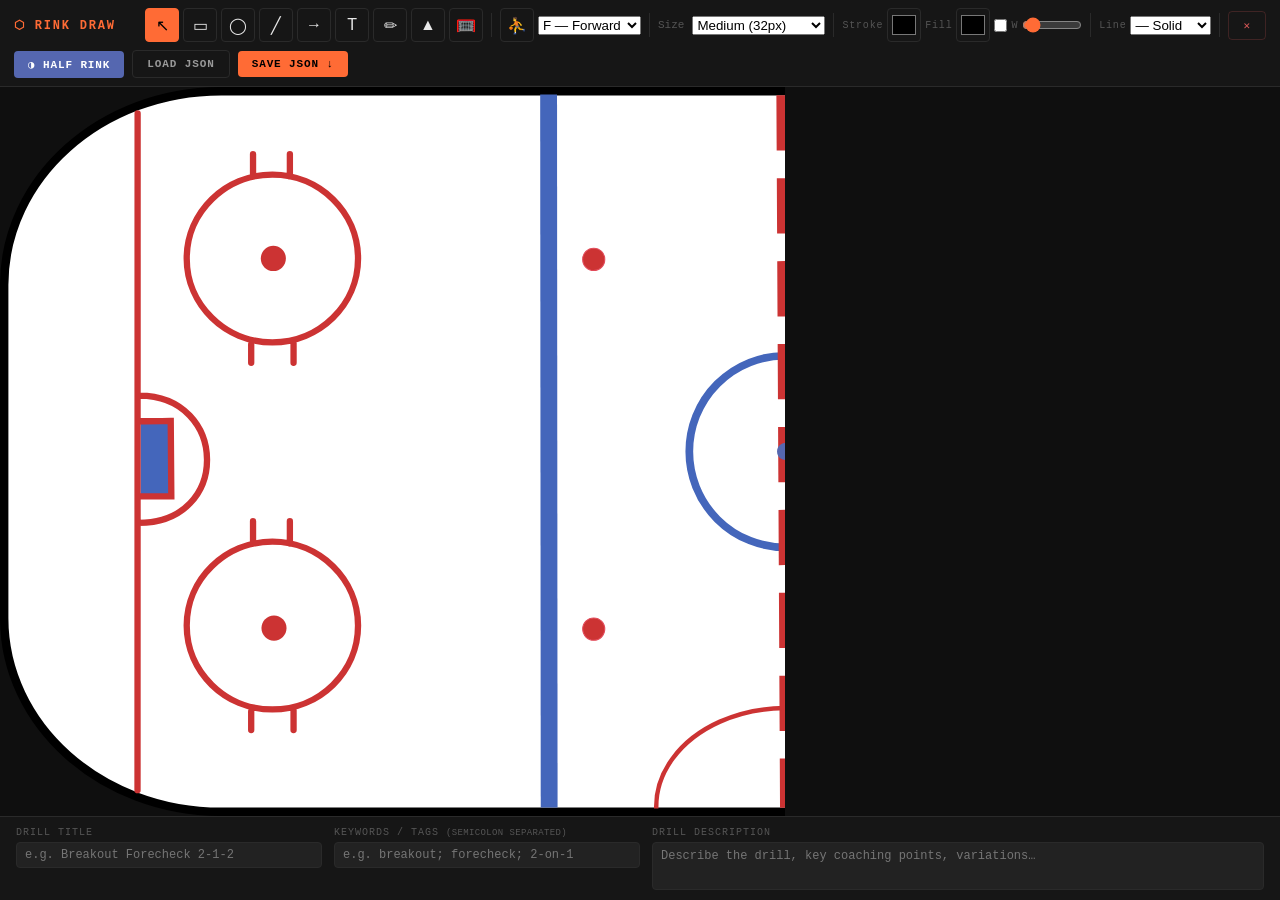
<file: HTML/src/index.html>
<!DOCTYPE html>
<html lang="en">
<head>
  <meta charset="UTF-8"/>
  <meta name="viewport" content="width=device-width, initial-scale=1.0"/>
  <title>Rink Draw</title>
  <link rel="stylesheet" href="style.css"/>
</head>
<body>

<!-- ── Toolbar ─────────────────────────────────────────────── -->
<div id="toolbar">
  <span id="logo">⬡ RINK DRAW</span>

  <div id="tools">
    <button class="tool-btn active" data-tool="select"  title="Select (V)">↖</button>
    <button class="tool-btn"        data-tool="rect"    title="Rectangle (R)">▭</button>
    <button class="tool-btn"        data-tool="ellipse" title="Ellipse (E)">◯</button>
    <button class="tool-btn"        data-tool="line"    title="Line (L)">╱</button>
    <button class="tool-btn"        data-tool="arrow"   title="Arrow (A)">→</button>
    <button class="tool-btn"        data-tool="text"    title="Text (T)">T</button>
    <button class="tool-btn"        data-tool="pen"     title="Pen (P)">✏</button>
    <button class="tool-btn" data-tool="pylon" title="Pylon (Y)">▲</button>
    <button class="tool-btn" data-tool="net"   title="Net (N)">🥅</button>
    <div class="sep"></div>
    <button class="tool-btn"        data-tool="player"  title="Place Player">⛹</button>
    <select id="player-type" title="Player type">
      <option value="F">F — Forward</option>
      <option value="D">D — Defence</option>
      <option value="G">G — Goalie</option>
      <option value="C">C — Centre</option>
      <option value="W">W — Wing</option>
      <option value="Co">Co — Coach</option>
    </select>
    <div class="sep"></div>
    <div class="prop-row" id="row-player-size">
      <label>Size</label>
      <select id="p-player-size">
        <option value="24">Small (24px)</option>
        <option value="32" selected>Medium (32px)</option>
        <option value="40">Large (40px)</option>
        <option value="48">Extra Large (48px)</option>
      </select>
    </div>
    <div class="sep"></div>
    <span class="tb-label">Stroke</span>
    <input type="color" id="stroke-color" value="#000000"/>
    <span class="tb-label">Fill</span>
    <input type="color" id="fill-color" value="#000000"/>
    <input type="checkbox" id="fill-check" title="Use fill" style="accent-color:var(--accent);cursor:pointer;"/>
    <span class="tb-label">W</span>
    <input type="range" id="stroke-width" min="1" max="20" value="2" style="width:60px;"/>
    <div class="sep"></div>
    <span class="tb-label">Line</span>
    <select id="line-style" title="Line style">
      <option value="solid">— Solid</option>
      <option value="dashed">-- Dashed</option>
      <option value="dotted">·· Dotted</option>
      <option value="wiggle">〜 Wiggle</option>
    </select>
    <div class="sep"></div>
    <button class="btn btn-danger" id="btn-del" title="Delete selected (Del)">✕</button>
  </div>

  <div style="display:flex;gap:8px;align-items:center;">
    <button class="btn half" id="btn-toggle">◑ Half Rink</button>
    <button class="btn btn-secondary" id="btn-load">Load JSON</button>
    <button class="btn btn-primary"   id="btn-save">Save JSON ↓</button>
  </div>
</div>

<!-- ── Canvas area ──────────────────────────────────────────── -->
<div id="canvas-wrap">

  <!-- SVG rink background (inline, no network request) -->
  <div id="rink-layer"></div>

  <!-- Transparent drawing canvas -->
  <canvas id="c"></canvas>

  <!-- Per-element properties panel -->
  <div id="props">
    <h3>Properties</h3>
    <div class="prop-row">
      <label>Stroke</label>
      <input type="color" id="p-stroke"/>
    </div>
    <div class="prop-row" id="row-fill">
      <label>Fill</label>
      <input type="checkbox" id="p-fill-check"/>
      <input type="color" id="p-fill"/>
    </div>
    <div class="prop-row" id="row-sw">
      <label>Stroke W</label>
      <input type="range" id="p-sw" min="1" max="20"/>
    </div>
    <div class="prop-row">
      <label>Opacity</label>
      <input type="range" id="p-opacity" min="0" max="100" value="100"/>
    </div>
    <div class="prop-row" id="row-font">
      <label>Font size</label>
      <input type="number" id="p-font" min="8" max="200" value="20"/>
    </div>
    <div class="prop-row" id="row-player-type">
      <label>Player</label>
      <select id="p-player-type">
        <option value="F">F — Forward</option>
        <option value="D">D — Defence</option>
        <option value="G">G — Goalie</option>
        <option value="C">C — Centre</option>
        <option value="W">W — Wing</option>
        <option value="Co">Co — Coach</option>
      </select>
    </div>
    <div class="prop-row" id="row-line-style">
      <label>Line style</label>
      <select id="p-line-style">
        <option value="solid">— Solid</option>
        <option value="dashed">-- Dashed</option>
        <option value="dotted">·· Dotted</option>
        <option value="wiggle">〜 Wiggle</option>
      </select>
    </div>
  </div>

</div>

<!-- ── Drill metadata panel ─────────────────────────────────── -->
<div id="meta-panel">
  <div class="meta-field" id="meta-field-title">
    <label>Drill Title</label>
    <input type="text" id="drill-title"
           placeholder="e.g. Breakout Forecheck 2-1-2"
           autocomplete="off"/>
  </div>
  <div class="meta-field" id="meta-field-tags">
    <label>Keywords / Tags <span class="meta-hint">(semicolon separated)</span></label>
    <input type="text" id="drill-tags"
           placeholder="e.g. breakout; forecheck; 2-on-1"/>
  </div>
  <div class="meta-field" id="meta-field-desc">
    <label>Drill Description</label>
    <textarea id="drill-desc"
              placeholder="Describe the drill, key coaching points, variations…"></textarea>
  </div>
</div>

<!-- ── Toast + hidden file input ────────────────────────────── -->
<div id="toast"></div>
<input type="file" id="file-input" accept=".json" style="display:none"/>

<!-- ── Scripts (load order matters) ─────────────────────────── -->
<script src="js/state.js"></script>
<script src="js/toast.js"></script>
<script src="js/rink.js"></script>
<script src="js/renderer.js"></script>
<script src="js/interaction.js"></script>
<script src="js/io.js"></script>
<script>
  // Entry point — initialise all modules
  window.addEventListener('DOMContentLoaded', async () => {
    // Start by loading the rink
    await initRink(); 
    
    // Once rink is in place, start everything else
    initRenderer();
    initInteraction();
    initIO();
    
    render(); // Initial draw
  });
</script>

</body>
</html>
</file>
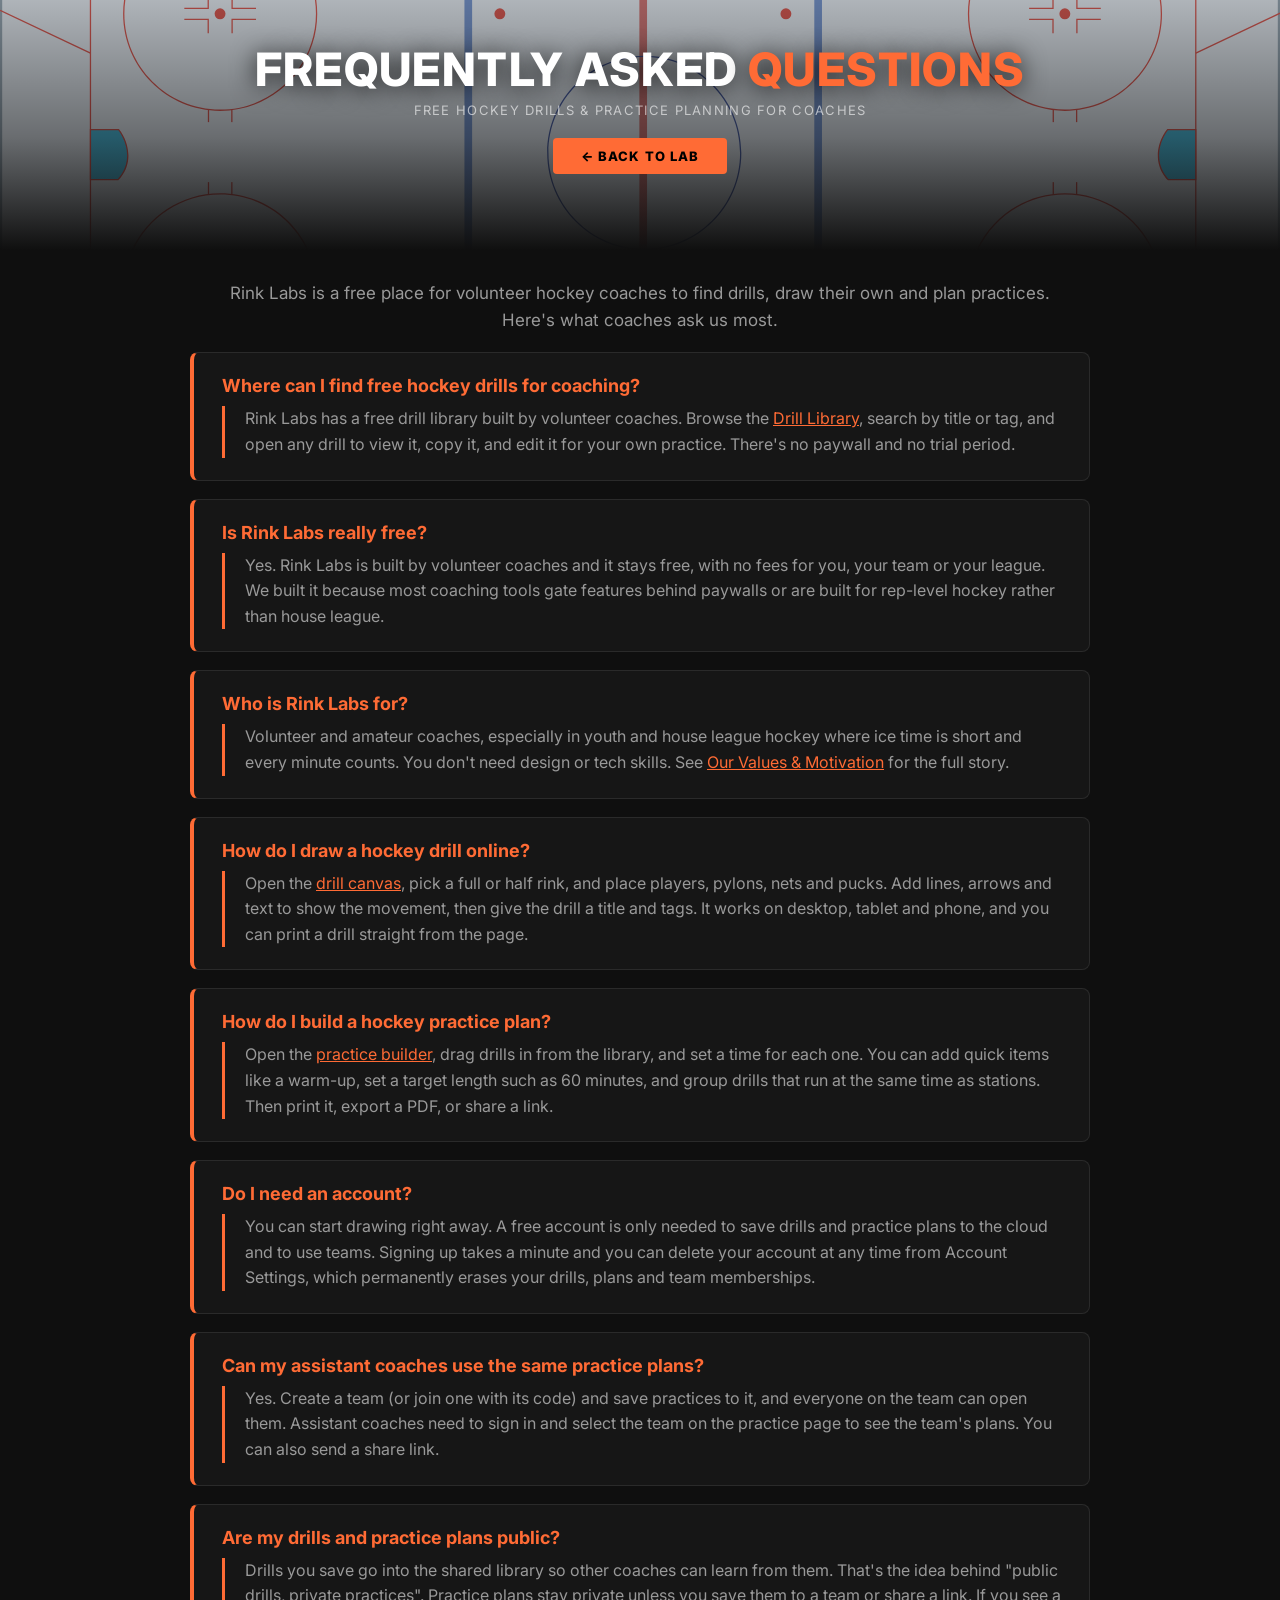
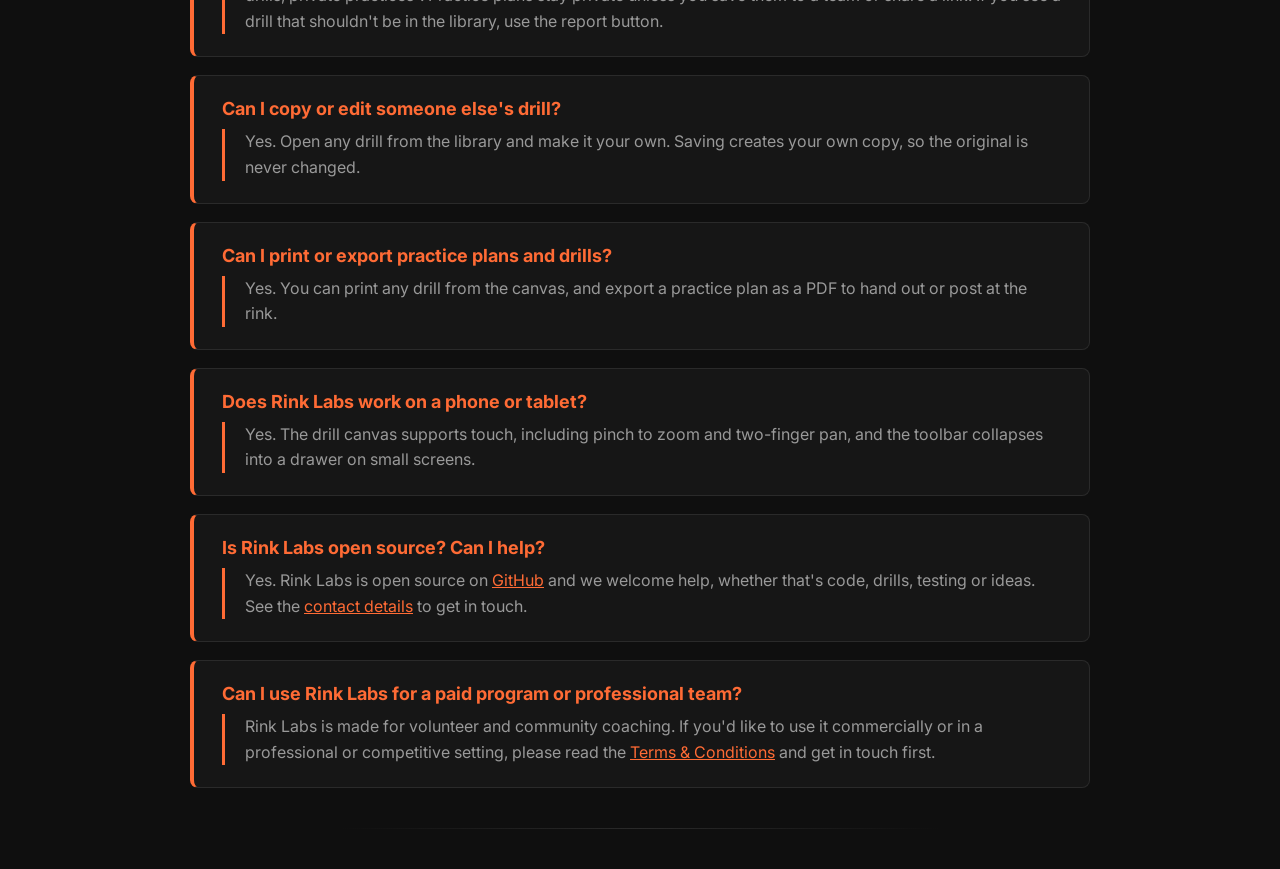
<file: docs/faq.html>
<!DOCTYPE html>
<html lang="en">
<head>
  <meta charset="UTF-8">
  <meta name="viewport" content="width=device-width, initial-scale=1.0">
  <title>FAQ | Rink Labs: Free Hockey Drills &amp; Practice Plans for Coaches</title>
  <meta name="description" content="Answers for hockey coaches: where to find free hockey drills, how to draw drills and build practice plans online, and why Rink Labs is free for volunteer coaches.">
  <link rel="canonical" href="https://rinklabs.github.io/rinklab/faq.html">
  <meta property="og:type" content="website">
  <meta property="og:url" content="https://rinklabs.github.io/rinklab/faq.html">
  <meta property="og:title" content="Rink Labs FAQ: Free Hockey Drills &amp; Practice Plans for Coaches">
  <meta property="og:description" content="Free drill drawing, a shared drill library and practice planning, built by volunteer coaches for volunteer coaches.">
  <link rel="stylesheet" href="style.css">
  <style>
    html, body {
      height: auto !important;
      overflow: visible !important;
      display: block !important;
    }

    #hero-banner {
      position: relative;
      width: 100%;
      height: 250px;
      overflow: hidden;
      background-image: url('assets/NHLRink.svg');
      background-size: cover;
      background-position: center 40%;
      background-color: #0a1a2e;
    }
    #hero-banner-overlay {
      position: absolute;
      inset: 0;
      background: linear-gradient(180deg, rgba(0,0,0,0.25) 0%, rgba(0,0,0,0.55) 55%, #0f0f0f 100%);
    }
    #hero-banner-content {
      position: absolute;
      inset: 0;
      display: flex;
      flex-direction: column;
      align-items: center;
      justify-content: center;
      padding-bottom: 30px;
      text-align: center;
    }
    #hero-banner-title {
      font-size: 46px;
      font-weight: 800;
      letter-spacing: .03em;
      color: #ffffff;
      line-height: 1;
      margin-bottom: 10px;
      text-shadow: 0 2px 24px rgba(0,0,0,0.9);
    }
    #hero-banner-title span { color: var(--accent); }
    #hero-banner-sub {
      font-size: 13px;
      color: rgba(255,255,255,0.6);
      letter-spacing: .1em;
      text-transform: uppercase;
      margin-bottom: 20px;
    }
    #hero-banner-cta {
      display: inline-block;
      background: var(--accent);
      color: #000;
      font-weight: 800;
      font-size: 13px;
      letter-spacing: .08em;
      text-transform: uppercase;
      padding: 10px 28px;
      border-radius: 4px;
      text-decoration: none;
    }
    #hero-banner-cta:hover { background: #ff8559; }

    .section-divider {
      border: 0;
      height: 1px;
      background: linear-gradient(to right, transparent, var(--border), transparent);
      margin: 40px auto;
      max-width: 600px;
    }
    .hero-section {
      max-width: 900px;
      margin: 40px auto;
      padding: 0 20px;
      text-align: center;
    }
    .motivation-box {
      background: var(--panel);
      border: 1px solid var(--border);
      border-left: 4px solid var(--accent);
      padding: 30px;
      border-radius: 8px;
      max-width: 900px;     /* Required for margin: auto to work */
      margin: 40px auto;
      text-align: center;
    }
    .motivation-section { margin-top: 40px !important; text-align: left !important; }
    .motivation-section h2 { text-align: center; color: var(--accent); }

    .mission-statement {
      font-size: 18px;
      color: var(--muted);
      line-height: 1.6;
      margin-bottom: 50px;
      border-left: 3px solid var(--accent);
      padding-left: 20px;
      text-align: left;
    }
  
    .faq-item { margin: 18px auto !important; padding: 22px 28px; text-align: left !important; }
    .faq-item h3 { color: var(--accent); font-size: 18px; margin: 0 0 10px; text-align: left; }
    .faq-item .mission-statement { margin-bottom: 0; font-size: 16px; }
    .faq-item a { color: var(--accent); }
    .faq-intro { max-width: 900px; margin: 30px auto 10px; padding: 0 20px; text-align: center; color: var(--muted); font-size: 17px; line-height: 1.6; }
</style>
  <script type="application/ld+json">
{
  "@context": "https://schema.org",
  "@type": "FAQPage",
  "mainEntity": [
    {
      "@type": "Question",
      "name": "Where can I find free hockey drills for coaching?",
      "acceptedAnswer": {
        "@type": "Answer",
        "text": "Rink Labs has a free drill library built by volunteer coaches. Browse the Drill Library, search by title or tag, and open any drill to view it, copy it, and edit it for your own practice. There's no paywall and no trial period."
      }
    },
    {
      "@type": "Question",
      "name": "Is Rink Labs really free?",
      "acceptedAnswer": {
        "@type": "Answer",
        "text": "Yes. Rink Labs is built by volunteer coaches and it stays free, with no fees for you, your team or your league. We built it because most coaching tools gate features behind paywalls or are built for rep-level hockey rather than house league."
      }
    },
    {
      "@type": "Question",
      "name": "Who is Rink Labs for?",
      "acceptedAnswer": {
        "@type": "Answer",
        "text": "Volunteer and amateur coaches, especially in youth and house league hockey where ice time is short and every minute counts. You don't need design or tech skills. See Our Values & Motivation for the full story."
      }
    },
    {
      "@type": "Question",
      "name": "How do I draw a hockey drill online?",
      "acceptedAnswer": {
        "@type": "Answer",
        "text": "Open the drill canvas, pick a full or half rink, and place players, pylons, nets and pucks. Add lines, arrows and text to show the movement, then give the drill a title and tags. It works on desktop, tablet and phone, and you can print a drill straight from the page."
      }
    },
    {
      "@type": "Question",
      "name": "How do I build a hockey practice plan?",
      "acceptedAnswer": {
        "@type": "Answer",
        "text": "Open the practice builder, drag drills in from the library, and set a time for each one. You can add quick items like a warm-up, set a target length such as 60 minutes, and group drills that run at the same time as stations. Then print it, export a PDF, or share a link."
      }
    },
    {
      "@type": "Question",
      "name": "Do I need an account?",
      "acceptedAnswer": {
        "@type": "Answer",
        "text": "You can start drawing right away. A free account is only needed to save drills and practice plans to the cloud and to use teams. Signing up takes a minute and you can delete your account at any time from Account Settings, which permanently erases your drills, plans and team memberships."
      }
    },
    {
      "@type": "Question",
      "name": "Can my assistant coaches use the same practice plans?",
      "acceptedAnswer": {
        "@type": "Answer",
        "text": "Yes. Create a team (or join one with its code) and save practices to it, and everyone on the team can open them. Assistant coaches need to sign in and select the team on the practice page to see the team's plans. You can also send a share link."
      }
    },
    {
      "@type": "Question",
      "name": "Are my drills and practice plans public?",
      "acceptedAnswer": {
        "@type": "Answer",
        "text": "Drills you save go into the shared library so other coaches can learn from them. That's the idea behind \"public drills, private practices\". Practice plans stay private unless you save them to a team or share a link. If you see a drill that shouldn't be in the library, use the report button."
      }
    },
    {
      "@type": "Question",
      "name": "Can I copy or edit someone else's drill?",
      "acceptedAnswer": {
        "@type": "Answer",
        "text": "Yes. Open any drill from the library and make it your own. Saving creates your own copy, so the original is never changed."
      }
    },
    {
      "@type": "Question",
      "name": "Can I print or export practice plans and drills?",
      "acceptedAnswer": {
        "@type": "Answer",
        "text": "Yes. You can print any drill from the canvas, and export a practice plan as a PDF to hand out or post at the rink."
      }
    },
    {
      "@type": "Question",
      "name": "Does Rink Labs work on a phone or tablet?",
      "acceptedAnswer": {
        "@type": "Answer",
        "text": "Yes. The drill canvas supports touch, including pinch to zoom and two-finger pan, and the toolbar collapses into a drawer on small screens."
      }
    },
    {
      "@type": "Question",
      "name": "Is Rink Labs open source? Can I help?",
      "acceptedAnswer": {
        "@type": "Answer",
        "text": "Yes. Rink Labs is open source on GitHub and we welcome help, whether that's code, drills, testing or ideas. See the contact details to get in touch."
      }
    },
    {
      "@type": "Question",
      "name": "Can I use Rink Labs for a paid program or professional team?",
      "acceptedAnswer": {
        "@type": "Answer",
        "text": "Rink Labs is made for volunteer and community coaching. If you'd like to use it commercially or in a professional or competitive setting, please read the Terms & Conditions and get in touch first."
      }
    }
  ]
}
  </script>
</head>
<body class="scroll-layout">

  <div id="hero-banner">
    <div id="hero-banner-overlay"></div>
    <div id="hero-banner-content">
      <div id="hero-banner-title">FREQUENTLY ASKED <span>QUESTIONS</span></div>
      <div id="hero-banner-sub">Free hockey drills &amp; practice planning for coaches</div>
      <a id="hero-banner-cta" href="index.html">← Back to Lab</a>
    </div>
  </div>

  <p class="faq-intro">
    Rink Labs is a free place for volunteer hockey coaches to find drills, draw their own and plan practices.
    Here's what coaches ask us most.
  </p>

  <section class="hero-section motivation-box motivation-section faq-item">
    <h3>Where can I find free hockey drills for coaching?</h3>
    <p class="mission-statement">Rink Labs has a free drill library built by volunteer coaches. Browse the <a href="drills.html">Drill Library</a>, search by title or tag, and open any drill to view it, copy it, and edit it for your own practice. There's no paywall and no trial period.</p>
  </section>
  <section class="hero-section motivation-box motivation-section faq-item">
    <h3>Is Rink Labs really free?</h3>
    <p class="mission-statement">Yes. Rink Labs is built by volunteer coaches and it stays free, with no fees for you, your team or your league. We built it because most coaching tools gate features behind paywalls or are built for rep-level hockey rather than house league.</p>
  </section>
  <section class="hero-section motivation-box motivation-section faq-item">
    <h3>Who is Rink Labs for?</h3>
    <p class="mission-statement">Volunteer and amateur coaches, especially in youth and house league hockey where ice time is short and every minute counts. You don't need design or tech skills. See <a href="values.html">Our Values &amp; Motivation</a> for the full story.</p>
  </section>
  <section class="hero-section motivation-box motivation-section faq-item">
    <h3>How do I draw a hockey drill online?</h3>
    <p class="mission-statement">Open the <a href="canvas.html">drill canvas</a>, pick a full or half rink, and place players, pylons, nets and pucks. Add lines, arrows and text to show the movement, then give the drill a title and tags. It works on desktop, tablet and phone, and you can print a drill straight from the page.</p>
  </section>
  <section class="hero-section motivation-box motivation-section faq-item">
    <h3>How do I build a hockey practice plan?</h3>
    <p class="mission-statement">Open the <a href="practice.html">practice builder</a>, drag drills in from the library, and set a time for each one. You can add quick items like a warm-up, set a target length such as 60 minutes, and group drills that run at the same time as stations. Then print it, export a PDF, or share a link.</p>
  </section>
  <section class="hero-section motivation-box motivation-section faq-item">
    <h3>Do I need an account?</h3>
    <p class="mission-statement">You can start drawing right away. A free account is only needed to save drills and practice plans to the cloud and to use teams. Signing up takes a minute and you can delete your account at any time from Account Settings, which permanently erases your drills, plans and team memberships.</p>
  </section>
  <section class="hero-section motivation-box motivation-section faq-item">
    <h3>Can my assistant coaches use the same practice plans?</h3>
    <p class="mission-statement">Yes. Create a team (or join one with its code) and save practices to it, and everyone on the team can open them. Assistant coaches need to sign in and select the team on the practice page to see the team's plans. You can also send a share link.</p>
  </section>
  <section class="hero-section motivation-box motivation-section faq-item">
    <h3>Are my drills and practice plans public?</h3>
    <p class="mission-statement">Drills you save go into the shared library so other coaches can learn from them. That's the idea behind "public drills, private practices". Practice plans stay private unless you save them to a team or share a link. If you see a drill that shouldn't be in the library, use the report button.</p>
  </section>
  <section class="hero-section motivation-box motivation-section faq-item">
    <h3>Can I copy or edit someone else's drill?</h3>
    <p class="mission-statement">Yes. Open any drill from the library and make it your own. Saving creates your own copy, so the original is never changed.</p>
  </section>
  <section class="hero-section motivation-box motivation-section faq-item">
    <h3>Can I print or export practice plans and drills?</h3>
    <p class="mission-statement">Yes. You can print any drill from the canvas, and export a practice plan as a PDF to hand out or post at the rink.</p>
  </section>
  <section class="hero-section motivation-box motivation-section faq-item">
    <h3>Does Rink Labs work on a phone or tablet?</h3>
    <p class="mission-statement">Yes. The drill canvas supports touch, including pinch to zoom and two-finger pan, and the toolbar collapses into a drawer on small screens.</p>
  </section>
  <section class="hero-section motivation-box motivation-section faq-item">
    <h3>Is Rink Labs open source? Can I help?</h3>
    <p class="mission-statement">Yes. Rink Labs is open source on <a href="https://github.com/rinklabs/rinklab">GitHub</a> and we welcome help, whether that's code, drills, testing or ideas. See the <a href="terms_conditions.html#contact-us">contact details</a> to get in touch.</p>
  </section>
  <section class="hero-section motivation-box motivation-section faq-item">
    <h3>Can I use Rink Labs for a paid program or professional team?</h3>
    <p class="mission-statement">Rink Labs is made for volunteer and community coaching. If you'd like to use it commercially or in a professional or competitive setting, please read the <a href="terms_conditions.html">Terms &amp; Conditions</a> and get in touch first.</p>
  </section>

  <hr class="section-divider">
  <div id="toast"></div>

</body>
</html>
</file>
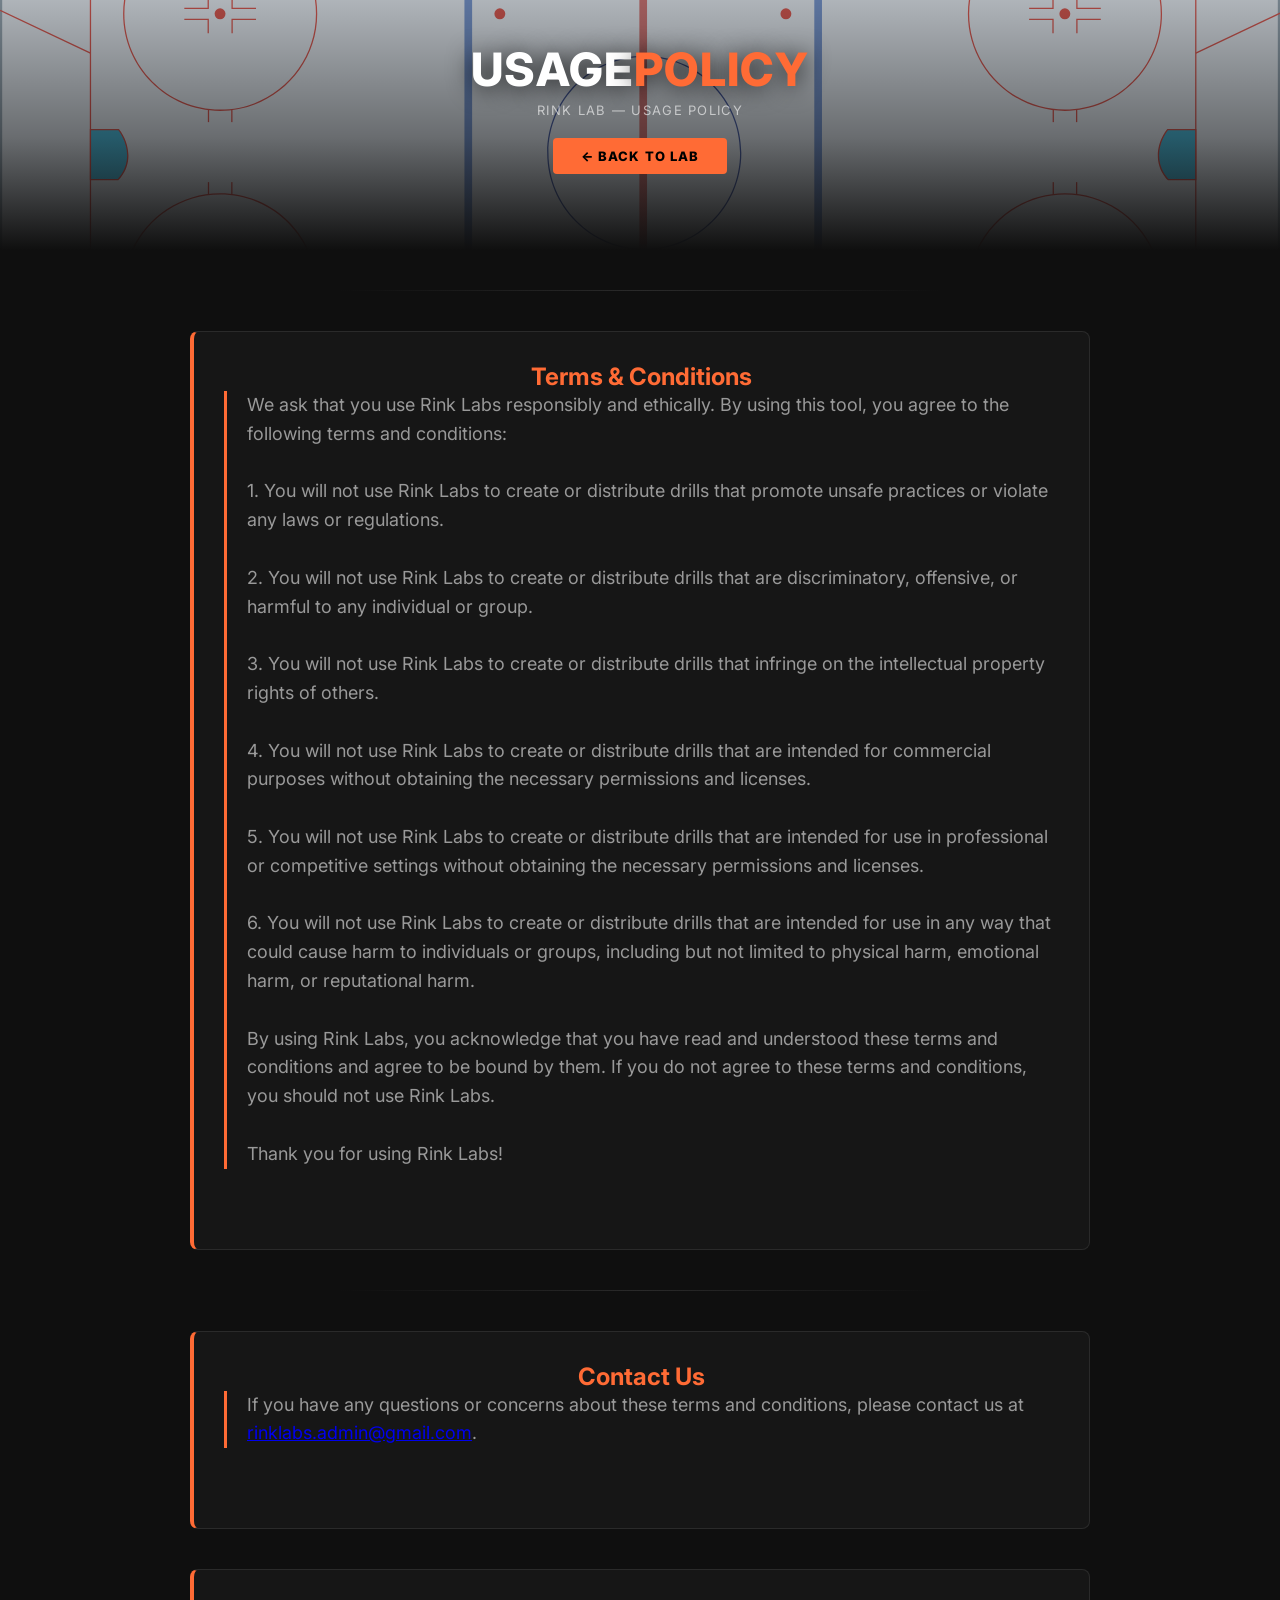
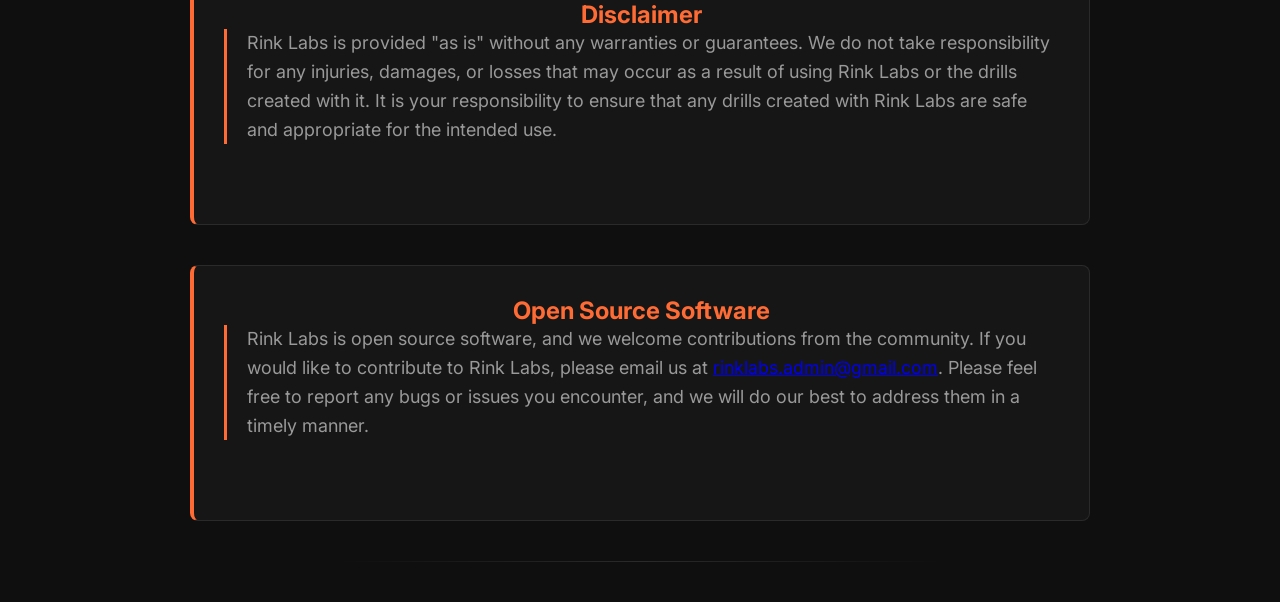
<file: docs/terms_conditions.html>
<!DOCTYPE html>
<html lang="en">
<head>
  <meta charset="UTF-8">
  <meta name="viewport" content="width=device-width, initial-scale=1.0">
  <title>Terms & Conditions | Rink Labs</title>
  <link rel="stylesheet" href="style.css">
  <style>
    html, body {
      height: auto !important;
      overflow: visible !important;
      display: block !important;
    }

    #hero-banner {
      position: relative;
      width: 100%;
      height: 250px;
      overflow: hidden;
      background-image: url('assets/NHLRink.svg');
      background-size: cover;
      background-position: center 40%;
      background-color: #0a1a2e;
    }
    #hero-banner-overlay {
      position: absolute;
      inset: 0;
      background: linear-gradient(180deg, rgba(0,0,0,0.25) 0%, rgba(0,0,0,0.55) 55%, #0f0f0f 100%);
    }
    #hero-banner-content {
      position: absolute;
      inset: 0;
      display: flex;
      flex-direction: column;
      align-items: center;
      justify-content: center;
      padding-bottom: 30px;
      text-align: center;
    }
    #hero-banner-title {
      font-size: 46px;
      font-weight: 800;
      letter-spacing: .03em;
      color: #ffffff;
      line-height: 1;
      margin-bottom: 10px;
      text-shadow: 0 2px 24px rgba(0,0,0,0.9);
    }
    #hero-banner-title span { color: var(--accent); }
    #hero-banner-sub {
      font-size: 13px;
      color: rgba(255,255,255,0.6);
      letter-spacing: .1em;
      text-transform: uppercase;
      margin-bottom: 20px;
    }
    #hero-banner-cta {
      display: inline-block;
      background: var(--accent);
      color: #000;
      font-weight: 800;
      font-size: 13px;
      letter-spacing: .08em;
      text-transform: uppercase;
      padding: 10px 28px;
      border-radius: 4px;
      text-decoration: none;
    }
    #hero-banner-cta:hover { background: #ff8559; }

    .section-divider {
      border: 0;
      height: 1px;
      background: linear-gradient(to right, transparent, var(--border), transparent);
      margin: 40px auto;
      max-width: 600px;
    }
    .hero-section {
      max-width: 900px;
      margin: 40px auto;
      padding: 0 20px;
      text-align: center;
    }
    .motivation-box {
      background: var(--panel);
      border: 1px solid var(--border);
      border-left: 4px solid var(--accent);
      padding: 30px;
      border-radius: 8px;
      max-width: 900px;     /* Required for margin: auto to work */
      margin: 40px auto;
      text-align: center;
    }
    .motivation-section { margin-top: 40px !important; text-align: left !important; }
    .motivation-section h2 { text-align: center; color: var(--accent); }

    .mission-statement {
      font-size: 18px;
      color: var(--muted);
      line-height: 1.6;
      margin-bottom: 50px;
      border-left: 3px solid var(--accent);
      padding-left: 20px;
      text-align: left;
    }
  </style>
</head>
<body class="scroll-layout">

  <div id="hero-banner">
    <div id="hero-banner-overlay"></div>
    <div id="hero-banner-content">
      <div id="hero-banner-title">USAGE<span>POLICY</span></div>
      <div id="hero-banner-sub">Rink Lab — Usage Policy</div>
      <a id="hero-banner-cta" href="index.html">← Back to Lab</a>
    </div>
  </div>

  <hr class="section-divider">

  <section class="hero-section motivation-box motivation-section">
    <h2>Terms &amp; Conditions</h2>
    <p class="mission-statement">
      We ask that you use Rink Labs responsibly and ethically. By using this tool, you agree to the following terms and conditions:
      <br><br>
      1. You will not use Rink Labs to create or distribute drills that promote unsafe practices or violate any laws or regulations.
      <br><br>
      2. You will not use Rink Labs to create or distribute drills that are discriminatory, offensive, or harmful to any individual or group.
      <br><br>
      3. You will not use Rink Labs to create or distribute drills that infringe on the intellectual property rights of others.
      <br><br>
      4. You will not use Rink Labs to create or distribute drills that are intended for commercial purposes without obtaining the necessary permissions and licenses.
      <br><br>
      5. You will not use Rink Labs to create or distribute drills that are intended for use in professional or competitive settings without obtaining the necessary permissions and licenses.
      <br><br>
      6. You will not use Rink Labs to create or distribute drills that are intended for use in any way that could cause harm to individuals or groups, including but not limited to physical harm, emotional harm, or reputational harm.
      <br><br>
      By using Rink Labs, you acknowledge that you have read and understood these terms and conditions and agree to be bound by them. If you do not agree to these terms and conditions, you should not use Rink Labs.
      <br><br>
      Thank you for using Rink Labs!
    </p>
  </section>

  <hr class="section-divider">

  <section class="hero-section motivation-box motivation-section" id="contact-us">
    <h2>Contact Us</h2>
    <p class="mission-statement">
      If you have any questions or concerns about these terms and conditions, please contact us at
      <a href="mailto:rinklabs.admin@gmail.com">rinklabs.admin@gmail.com</a>.
    </p>
  </section>

  <section class="hero-section motivation-box motivation-section">
    <h2>Disclaimer</h2>
    <p class="mission-statement">
      Rink Labs is provided "as is" without any warranties or guarantees. We do not take responsibility for any injuries, damages, or losses that may occur as a result of using Rink Labs or the drills created with it. It is your responsibility to ensure that any drills created with Rink Labs are safe and appropriate for the intended use.
    </p>
  </section>

  <section class="hero-section motivation-box motivation-section">
    <h2>Open Source Software</h2>
    <p class="mission-statement">
      Rink Labs is open source software, and we welcome contributions from the community. If you would like to contribute to Rink Labs, please email us at
      <a href="mailto:rinklabs.admin@gmail.com">rinklabs.admin@gmail.com</a>.
      Please feel free to report any bugs or issues you encounter, and we will do our best to address them in a timely manner.
    </p>
  </section>

  <hr class="section-divider">
  <div id="toast"></div>

</body>
</html>
</file>
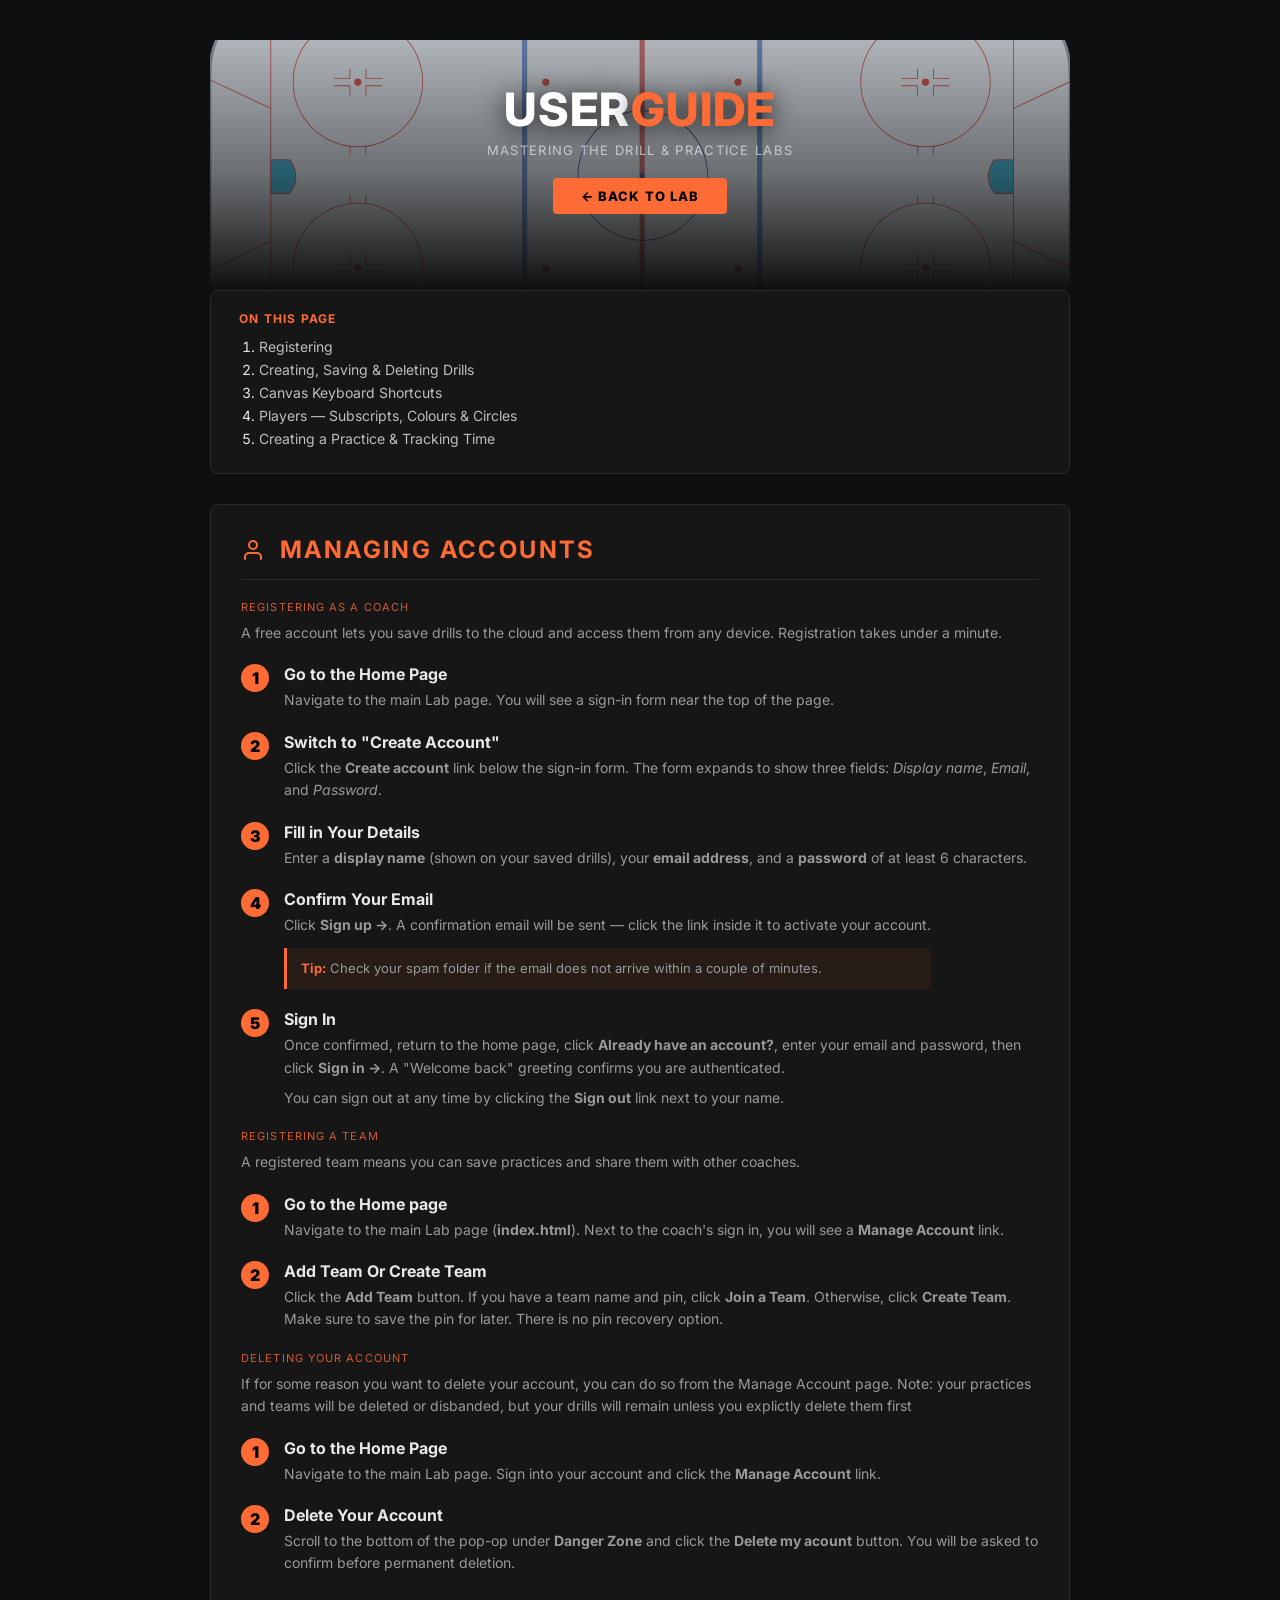
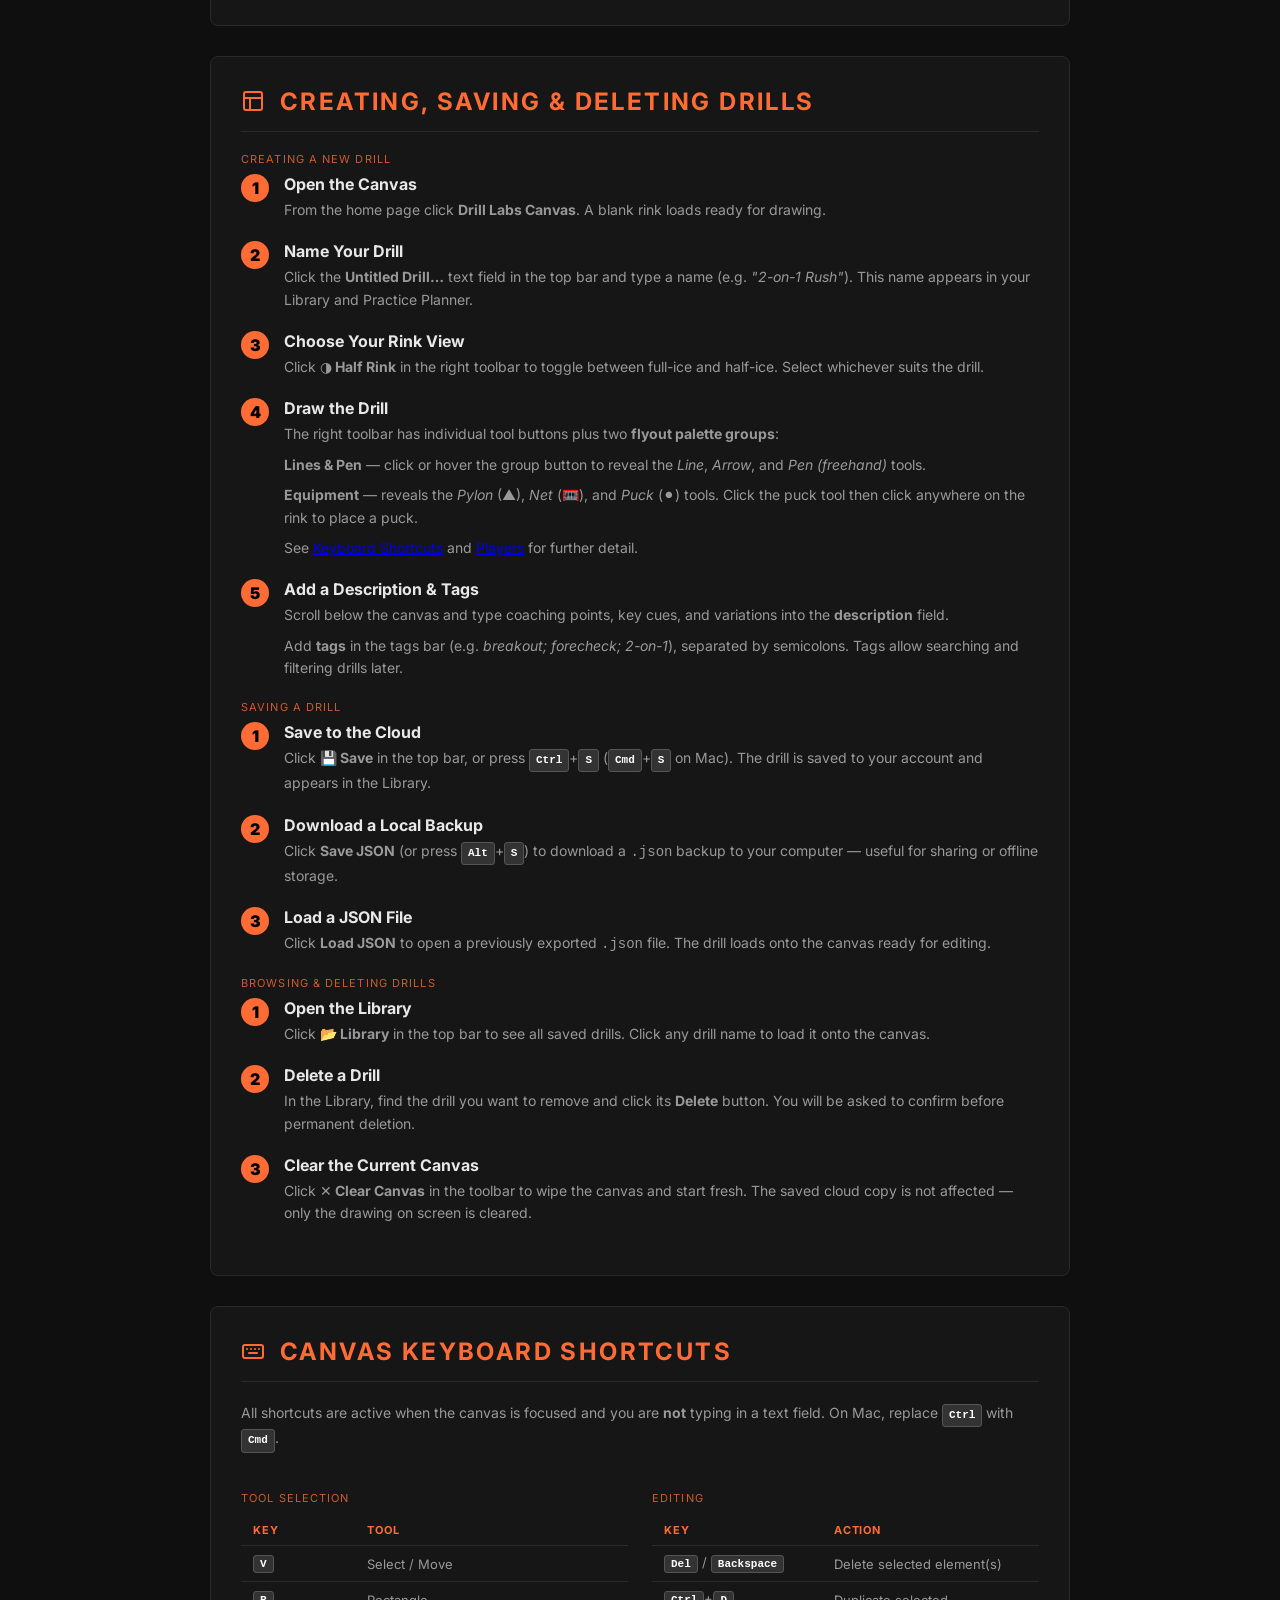
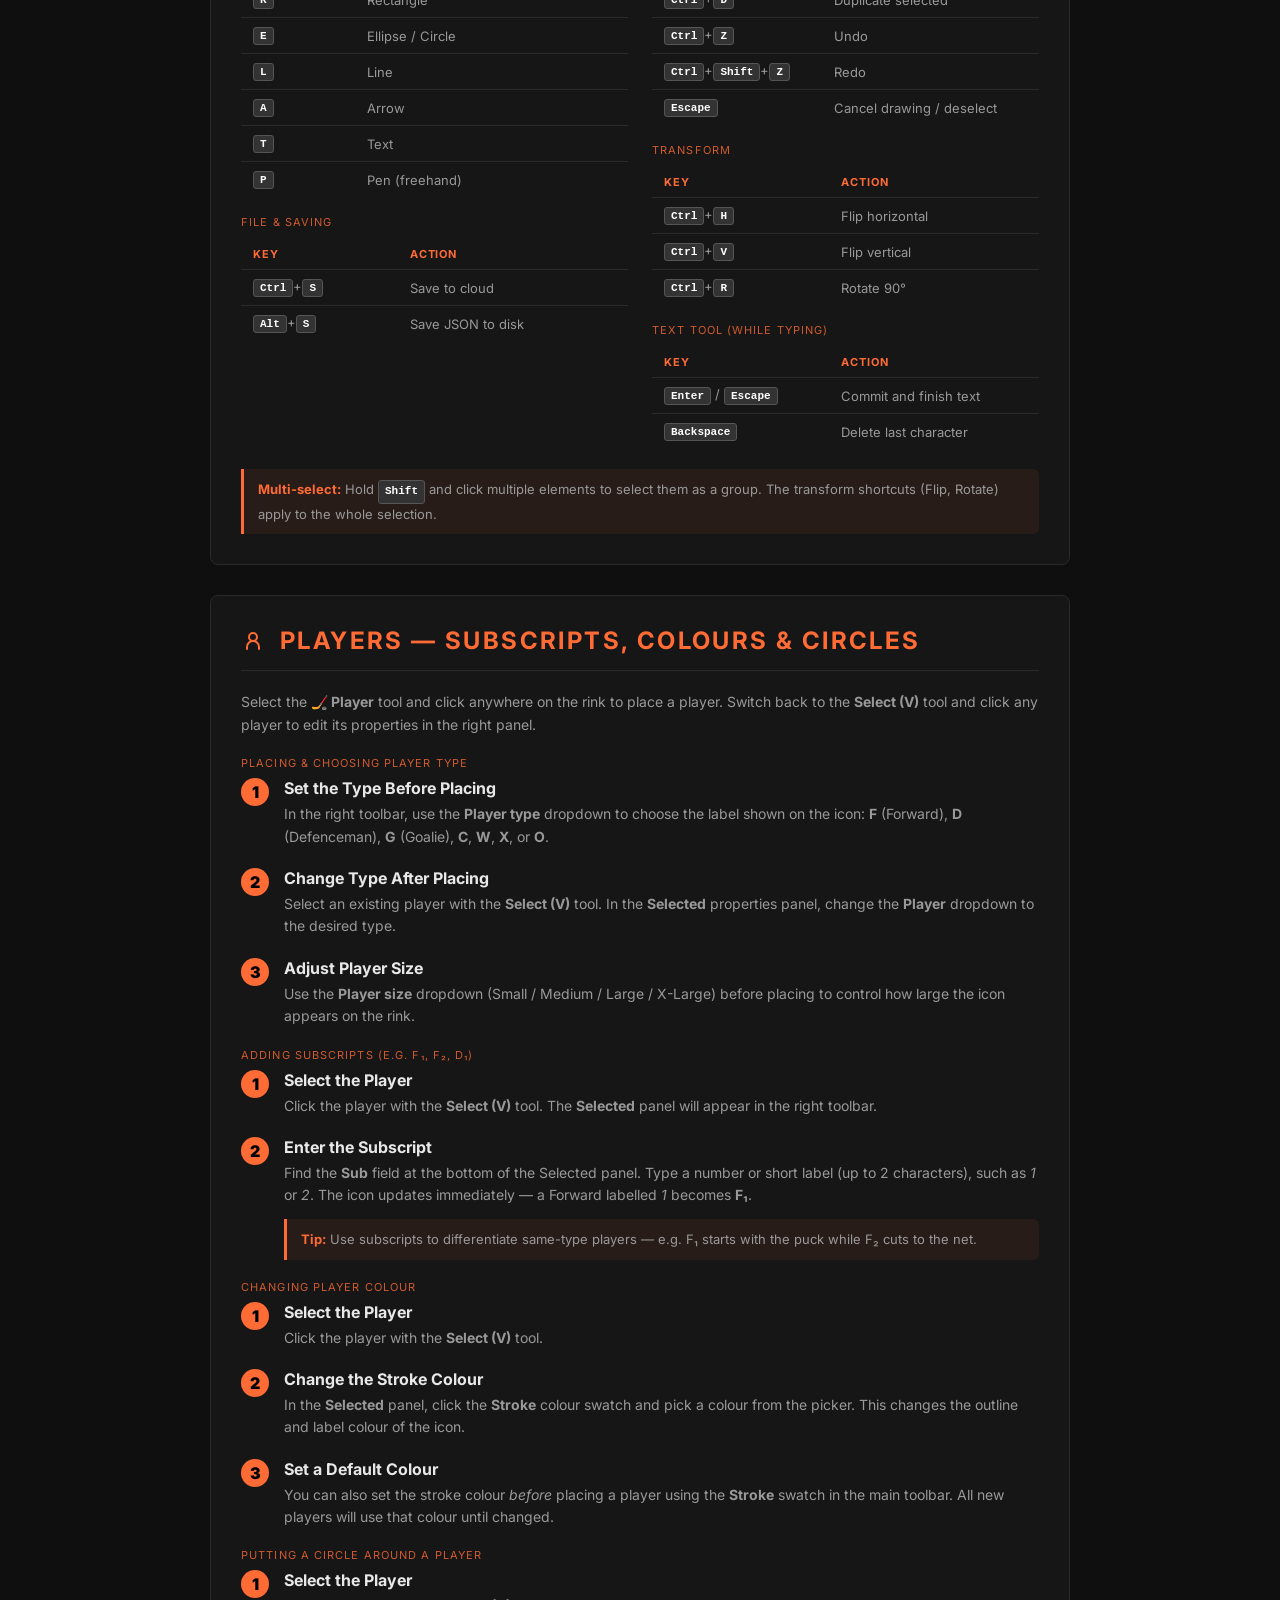
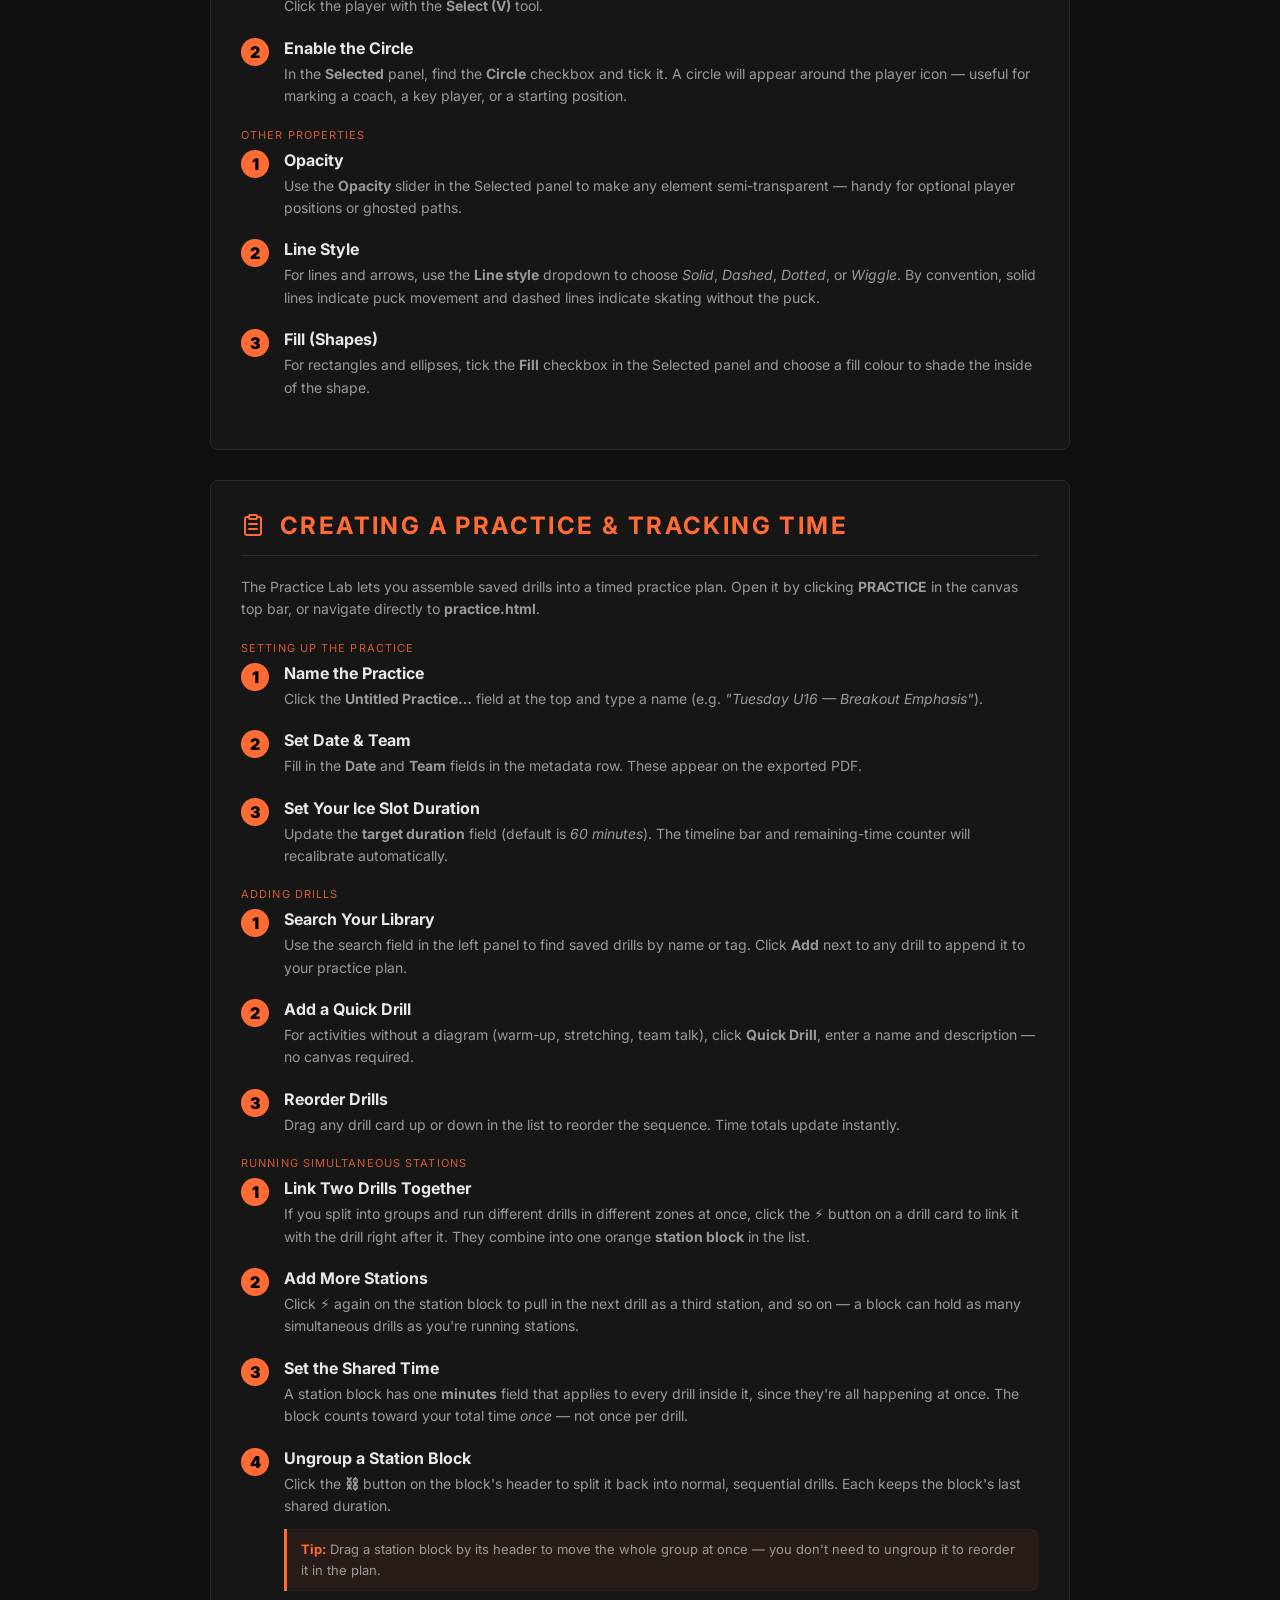
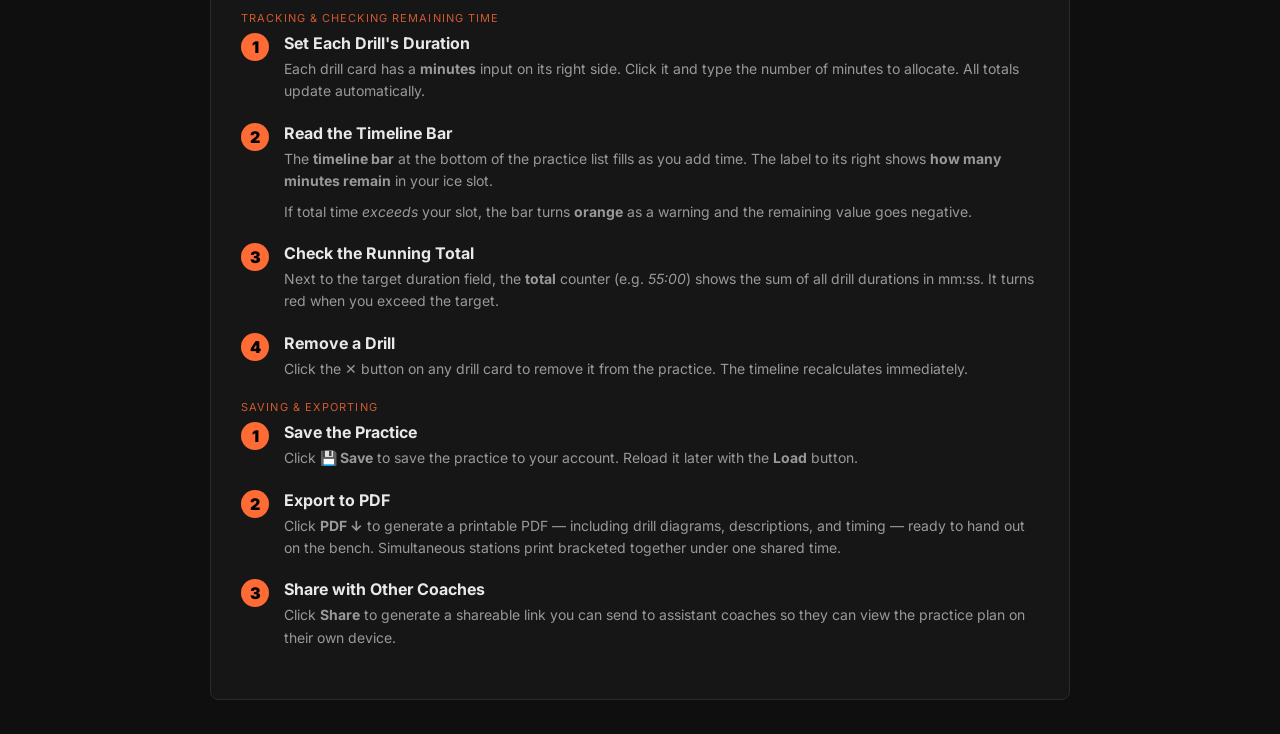
<file: docs/tutorial.html>
<!DOCTYPE html>
<html lang="en">
<head>
  <meta charset="UTF-8">
  <meta name="viewport" content="width=device-width, initial-scale=1.0">
  <title>Tutorial | Hockey Drill Labs</title>
  <link rel="stylesheet" href="style.css">
  <style>
    html, body {
      height: auto !important;
      overflow: visible !important;
      display: block !important;
    }
    #hero-banner {
      position: relative;
      width: 100%;
      height: 250px;
      overflow: hidden;
      background-image: url('assets/NHLRink.svg');
      background-size: cover;
      background-position: center 40%;
      background-color: #0a1a2e;
    }
    #hero-banner-overlay {
      position: absolute;
      inset: 0;
      background: linear-gradient(180deg, rgba(0,0,0,0.25) 0%, rgba(0,0,0,0.55) 55%, #0f0f0f 100%);
    }
    #hero-banner-content {
      position: absolute;
      inset: 0;
      display: flex;
      flex-direction: column;
      align-items: center;
      justify-content: center;
      padding-bottom: 30px;
      text-align: center;
    }
    #hero-banner-title {
      font-size: 46px;
      font-weight: 800;
      letter-spacing: .03em;
      color: #ffffff;
      line-height: 1;
      margin-bottom: 10px;
      text-shadow: 0 2px 24px rgba(0,0,0,0.9);
    }
    #hero-banner-title span { color: var(--accent); }
    #hero-banner-sub {
      font-size: 13px;
      color: rgba(255,255,255,0.6);
      letter-spacing: .1em;
      text-transform: uppercase;
      margin-bottom: 20px;
    }
    #hero-banner-cta {
      display: inline-block;
      background: var(--accent);
      color: #000;
      font-weight: 800;
      font-size: 13px;
      letter-spacing: .08em;
      text-transform: uppercase;
      padding: 10px 28px;
      border-radius: 4px;
      text-decoration: none;
    }
    #hero-banner-cta:hover { background: #ff8559; }

    .tutorial-container {
      max-width: 900px;
      margin: 40px auto;
      padding: 0 20px;
      color: var(--text);
    }
    .tut-section {
      background: var(--panel);
      border: 1px solid var(--border);
      border-radius: 8px;
      padding: 30px;
      margin-bottom: 30px;
    }
    .tut-header {
      display: flex;
      align-items: center;
      gap: 15px;
      margin-bottom: 20px;
      border-bottom: 1px solid var(--border);
      padding-bottom: 15px;
    }
    .tut-header h2 {
      color: var(--accent);
      text-transform: uppercase;
      letter-spacing: 0.1em;
    }
    .step-list { list-style: none; padding: 0; }
    .step-item { display: flex; gap: 15px; margin-bottom: 20px; }
    .step-number {
      background: var(--accent);
      color: #000;
      width: 28px;
      height: 28px;
      border-radius: 50%;
      display: flex;
      align-items: center;
      justify-content: center;
      font-weight: 900;
      flex-shrink: 0;
    }
    .step-content h3 { font-size: 16px; margin-bottom: 5px; color: var(--text); }
    .step-content p { font-size: 14px; color: var(--muted); line-height: 1.6; }
    .step-content p + p { margin-top: 8px; }
    kbd {
      background: #333;
      border-radius: 3px;
      border: 1px solid #555;
      color: #fff;
      display: inline-block;
      font-size: 11px;
      font-weight: bold;
      padding: 2px 6px;
      white-space: nowrap;
    }
    .shortcut-table {
      width: 100%;
      border-collapse: collapse;
      font-size: 13px;
      margin-top: 10px;
    }
    .shortcut-table th {
      text-align: left;
      padding: 8px 12px;
      color: var(--accent);
      border-bottom: 1px solid var(--border);
      font-size: 11px;
      text-transform: uppercase;
      letter-spacing: 0.08em;
    }
    .shortcut-table td {
      padding: 8px 12px;
      border-bottom: 1px solid var(--border);
      color: var(--muted);
      vertical-align: middle;
    }
    .shortcut-table td:first-child { white-space: nowrap; }
    .shortcut-table tr:last-child td { border-bottom: none; }
    .shortcut-table tr:hover td { background: var(--hover); }
    .shortcut-cols {
      display: grid;
      grid-template-columns: 1fr 1fr;
      gap: 0 24px;
    }
    @media (max-width: 600px) { .shortcut-cols { grid-template-columns: 1fr; } }
    .tip-box {
      background: rgba(255, 107, 53, 0.08);
      border-left: 3px solid var(--accent);
      border-radius: 0 6px 6px 0;
      padding: 10px 14px;
      margin-top: 12px;
      font-size: 13px;
      color: var(--muted);
      line-height: 1.6;
    }
    .tip-box strong { color: var(--accent); }
    .toc {
      background: var(--panel);
      border: 1px solid var(--border);
      border-radius: 8px;
      padding: 20px 28px;
      margin-bottom: 30px;
    }
    .toc h3 {
      color: var(--accent);
      text-transform: uppercase;
      font-size: 12px;
      letter-spacing: 0.1em;
      margin-bottom: 12px;
    }
    .toc ol { padding-left: 20px; margin: 0; }
    .toc li { margin-bottom: 6px; font-size: 14px; }
    .toc a { color: var(--text); text-decoration: none; opacity: 0.8; }
    .toc a:hover { color: var(--accent); opacity: 1; }
    .back-nav { margin-bottom: 20px; }
    .sub-label {
      font-size: 11px;
      text-transform: uppercase;
      letter-spacing: 0.1em;
      color: var(--accent);
      margin: 18px 0 8px;
      opacity: 0.8;
    }
  </style>
</head>
<body class="scroll-layout">

  <div class="tutorial-container">
    <div id="hero-banner">
    <div id="hero-banner-overlay"></div>
    <div id="hero-banner-content">
      <div id="hero-banner-title">USER<span>GUIDE</span></div>
      <div id="hero-banner-sub">Mastering the Drill &amp; Practice Labs</div>
      <a id="hero-banner-cta" href="index.html">← Back to Lab</a>
    </div>
  </div>

    <!-- Table of Contents -->
    <div class="toc">
      <h3>On this page</h3>
      <ol>
        <li><a href="#section-register">Registering</a></li>
        <li><a href="#section-drills">Creating, Saving &amp; Deleting Drills</a></li>
        <li><a href="#section-shortcuts">Canvas Keyboard Shortcuts</a></li>
        <li><a href="#section-players">Players — Subscripts, Colours &amp; Circles</a></li>
        <li><a href="#section-practice">Creating a Practice &amp; Tracking Time</a></li>
      </ol>
    </div>

    <!-- SECTION 1 — REGISTER -->
    <section class="tut-section" id="section-register">
      <div class="tut-header">
        <svg width="24" height="24" viewBox="0 0 24 24" fill="none" stroke="#ff6b35" stroke-width="2" stroke-linecap="round" stroke-linejoin="round">
          <path d="M20 21v-2a4 4 0 0 0-4-4H8a4 4 0 0 0-4 4v2"></path>
          <circle cx="12" cy="7" r="4"></circle>
        </svg>
        <h2>Managing Accounts</h2>
      </div>
      <p class="sub-label">Registering as a Coach</p>
      <p style="font-size:14px;color:var(--muted);margin-bottom:20px;line-height:1.6;">A free account lets you save drills to the cloud and access them from any device. Registration takes under a minute.</p>
      <div class="step-list">
        <div class="step-item">
          <div class="step-number">1</div>
          <div class="step-content">
            <h3>Go to the Home Page</h3>
            <p>Navigate to the main Lab page. You will see a sign-in form near the top of the page.</p>
          </div>
        </div>
        <div class="step-item">
          <div class="step-number">2</div>
          <div class="step-content">
            <h3>Switch to "Create Account"</h3>
            <p>Click the <strong>Create account</strong> link below the sign-in form. The form expands to show three fields: <em>Display name</em>, <em>Email</em>, and <em>Password</em>.</p>
          </div>
        </div>
        <div class="step-item">
          <div class="step-number">3</div>
          <div class="step-content">
            <h3>Fill in Your Details</h3>
            <p>Enter a <strong>display name</strong> (shown on your saved drills), your <strong>email address</strong>, and a <strong>password</strong> of at least 6 characters.</p>
          </div>
        </div>
        <div class="step-item">
          <div class="step-number">4</div>
          <div class="step-content">
            <h3>Confirm Your Email</h3>
            <p>Click <strong>Sign up →</strong>. A confirmation email will be sent — click the link inside it to activate your account.</p>
            <div class="tip-box"><strong>Tip:</strong> Check your spam folder if the email does not arrive within a couple of minutes.</div>
          </div>
        </div>
        <div class="step-item">
          <div class="step-number">5</div>
          <div class="step-content">
            <h3>Sign In</h3>
            <p>Once confirmed, return to the home page, click <strong>Already have an account?</strong>, enter your email and password, then click <strong>Sign in →</strong>. A "Welcome back" greeting confirms you are authenticated.</p>
            <p>You can sign out at any time by clicking the <strong>Sign out</strong> link next to your name.</p>
          </div>
        </div>
        
      </div>
      <p class="sub-label">Registering a Team</p>
      <p style="font-size:14px;color:var(--muted);margin-bottom:20px;line-height:1.6;">A registered team means you can save practices and share them with other coaches.</p>
      <div class="step-list">
        <div class="step-item">
          <div class="step-number">1</div>
          <div class="step-content">
            <h3>Go to the Home page</h3>
            <p>Navigate to the main Lab page (<strong>index.html</strong>). Next to the coach's sign in, you will see a <strong>Manage Account</strong> link.</p>
          </div>
        </div>
        <div class="step-item">
          <div class="step-number">2</div>
          <div class="step-content">
            <h3>Add Team Or Create Team</string></h3>
            <p>Click the <strong>Add Team</strong> button. If you have a team name and pin, click <strong>Join a Team</strong>. Otherwise, click <strong>Create Team</strong>. Make sure to save the pin for later. There is no pin recovery option.</p>
          </div>
        </div>
      </div>
      <p class="sub-label">Deleting Your Account</p>
      <p style="font-size:14px;color:var(--muted);margin-bottom:20px;line-height:1.6;">If for some reason you want to delete your account, you can do so from the Manage Account page. Note: your practices and teams will be deleted or disbanded, but your drills will remain unless you explictly delete them first</p>
      <div class="step-list">
        <div class="step-item">
          <div class="step-number">1</div>
          <div class="step-content">
            <h3>Go to the Home Page</h3>
            <p>Navigate to the main Lab page. Sign into your account and click the <strong>Manage Account</strong> link.</p>
          </div>
        </div>
        <div class="step-item">
          <div class="step-number">2</div>
          <div class="step-content">
            <h3>Delete Your Account</h3>
            <p>Scroll to the bottom of the pop-op under <strong>Danger Zone</strong> and click the <strong>Delete my acount</strong> button. You will be asked to confirm before permanent deletion.</p>
        </div>
    </section>

    <!-- SECTION 2 — DRILLS -->
    <section class="tut-section" id="section-drills">
      <div class="tut-header">
        <svg width="24" height="24" viewBox="0 0 24 24" fill="none" stroke="#ff6b35" stroke-width="2" stroke-linecap="round" stroke-linejoin="round">
          <rect x="3" y="3" width="18" height="18" rx="2" ry="2"></rect>
          <line x1="3" y1="9" x2="21" y2="9"></line>
          <line x1="9" y1="21" x2="9" y2="9"></line>
        </svg>
        <h2>Creating, Saving &amp; Deleting Drills</h2>
      </div>

      <p class="sub-label">Creating a New Drill</p>
      <div class="step-list">
        <div class="step-item">
          <div class="step-number">1</div>
          <div class="step-content">
            <h3>Open the Canvas</h3>
            <p>From the home page click <strong>Drill Labs Canvas</strong>. A blank rink loads ready for drawing.</p>
          </div>
        </div>
        <div class="step-item">
          <div class="step-number">2</div>
          <div class="step-content">
            <h3>Name Your Drill</h3>
            <p>Click the <strong>Untitled Drill…</strong> text field in the top bar and type a name (e.g. <em>"2-on-1 Rush"</em>). This name appears in your Library and Practice Planner.</p>
          </div>
        </div>
        <div class="step-item">
          <div class="step-number">3</div>
          <div class="step-content">
            <h3>Choose Your Rink View</h3>
            <p>Click <strong>◑ Half Rink</strong> in the right toolbar to toggle between full-ice and half-ice. Select whichever suits the drill.</p>
          </div>
        </div>
        <div class="step-item">
          <div class="step-number">4</div>
          <div class="step-content">
            <h3>Draw the Drill</h3>
            <p>The right toolbar has individual tool buttons plus two <strong>flyout palette groups</strong>:</p>
            <p><strong>Lines &amp; Pen</strong> — click or hover the group button to reveal the <em>Line</em>, <em>Arrow</em>, and <em>Pen (freehand)</em> tools.</p>
            <p><strong>Equipment</strong> — reveals the <em>Pylon</em> (▲), <em>Net</em> (🥅), and <em>Puck</em> (⚫) tools. Click the puck tool then click anywhere on the rink to place a puck.</p>
            <p>See <a href="#section-shortcuts">Keyboard Shortcuts</a> and <a href="#section-players">Players</a> for further detail.</p>
          </div>
        </div>
        <div class="step-item">
          <div class="step-number">5</div>
          <div class="step-content">
            <h3>Add a Description &amp; Tags</h3>
            <p>Scroll below the canvas and type coaching points, key cues, and variations into the <strong>description</strong> field.</p>
            <p>Add <strong>tags</strong> in the tags bar (e.g. <em>breakout; forecheck; 2-on-1</em>), separated by semicolons. Tags allow searching and filtering drills later.</p>
          </div>
        </div>
      </div>

      <p class="sub-label">Saving a Drill</p>
      <div class="step-list">
        <div class="step-item">
          <div class="step-number">1</div>
          <div class="step-content">
            <h3>Save to the Cloud</h3>
            <p>Click <strong>💾 Save</strong> in the top bar, or press <kbd>Ctrl</kbd>+<kbd>S</kbd> (<kbd>Cmd</kbd>+<kbd>S</kbd> on Mac). The drill is saved to your account and appears in the Library.</p>
          </div>
        </div>
        <div class="step-item">
          <div class="step-number">2</div>
          <div class="step-content">
            <h3>Download a Local Backup</h3>
            <p>Click <strong>Save JSON</strong> (or press <kbd>Alt</kbd>+<kbd>S</kbd>) to download a <code>.json</code> backup to your computer — useful for sharing or offline storage.</p>
          </div>
        </div>
        <div class="step-item">
          <div class="step-number">3</div>
          <div class="step-content">
            <h3>Load a JSON File</h3>
            <p>Click <strong>Load JSON</strong> to open a previously exported <code>.json</code> file. The drill loads onto the canvas ready for editing.</p>
          </div>
        </div>
      </div>

      <p class="sub-label">Browsing &amp; Deleting Drills</p>
      <div class="step-list">
        <div class="step-item">
          <div class="step-number">1</div>
          <div class="step-content">
            <h3>Open the Library</h3>
            <p>Click <strong>📂 Library</strong> in the top bar to see all saved drills. Click any drill name to load it onto the canvas.</p>
          </div>
        </div>
        <div class="step-item">
          <div class="step-number">2</div>
          <div class="step-content">
            <h3>Delete a Drill</h3>
            <p>In the Library, find the drill you want to remove and click its <strong>Delete</strong> button. You will be asked to confirm before permanent deletion.</p>
          </div>
        </div>
        <div class="step-item">
          <div class="step-number">3</div>
          <div class="step-content">
            <h3>Clear the Current Canvas</h3>
            <p>Click <strong>✕ Clear Canvas</strong> in the toolbar to wipe the canvas and start fresh. The saved cloud copy is not affected — only the drawing on screen is cleared.</p>
          </div>
        </div>
      </div>
    </section>

    <!-- SECTION 3 — SHORTCUTS -->
    <section class="tut-section" id="section-shortcuts">
      <div class="tut-header">
        <svg width="24" height="24" viewBox="0 0 24 24" fill="none" stroke="#ff6b35" stroke-width="2" stroke-linecap="round" stroke-linejoin="round">
          <rect x="2" y="6" width="20" height="13" rx="2"></rect>
          <path d="M6 10h.01M10 10h.01M14 10h.01M18 10h.01M8 14h8"></path>
        </svg>
        <h2>Canvas Keyboard Shortcuts</h2>
      </div>
      <p style="font-size:14px;color:var(--muted);margin-bottom:20px;line-height:1.6;">
        All shortcuts are active when the canvas is focused and you are <strong>not</strong> typing in a text field.
        On Mac, replace <kbd>Ctrl</kbd> with <kbd>Cmd</kbd>.
      </p>

      <div class="shortcut-cols">
        <div>
          <p class="sub-label">Tool Selection</p>
          <table class="shortcut-table">
            <thead><tr><th>Key</th><th>Tool</th></tr></thead>
            <tbody>
              <tr><td><kbd>V</kbd></td><td>Select / Move</td></tr>
              <tr><td><kbd>R</kbd></td><td>Rectangle</td></tr>
              <tr><td><kbd>E</kbd></td><td>Ellipse / Circle</td></tr>
              <tr><td><kbd>L</kbd></td><td>Line</td></tr>
              <tr><td><kbd>A</kbd></td><td>Arrow</td></tr>
              <tr><td><kbd>T</kbd></td><td>Text</td></tr>
              <tr><td><kbd>P</kbd></td><td>Pen (freehand)</td></tr>
            </tbody>
          </table>

          <p class="sub-label">File &amp; Saving</p>
          <table class="shortcut-table">
            <thead><tr><th>Key</th><th>Action</th></tr></thead>
            <tbody>
              <tr><td><kbd>Ctrl</kbd>+<kbd>S</kbd></td><td>Save to cloud</td></tr>
              <tr><td><kbd>Alt</kbd>+<kbd>S</kbd></td><td>Save JSON to disk</td></tr>
            </tbody>
          </table>
        </div>

        <div>
          <p class="sub-label">Editing</p>
          <table class="shortcut-table">
            <thead><tr><th>Key</th><th>Action</th></tr></thead>
            <tbody>
              <tr><td><kbd>Del</kbd> / <kbd>Backspace</kbd></td><td>Delete selected element(s)</td></tr>
              <tr><td><kbd>Ctrl</kbd>+<kbd>D</kbd></td><td>Duplicate selected</td></tr>
              <tr><td><kbd>Ctrl</kbd>+<kbd>Z</kbd></td><td>Undo</td></tr>
              <tr><td><kbd>Ctrl</kbd>+<kbd>Shift</kbd>+<kbd>Z</kbd></td><td>Redo</td></tr>
              <tr><td><kbd>Escape</kbd></td><td>Cancel drawing / deselect</td></tr>
            </tbody>
          </table>

          <p class="sub-label">Transform</p>
          <table class="shortcut-table">
            <thead><tr><th>Key</th><th>Action</th></tr></thead>
            <tbody>
              <tr><td><kbd>Ctrl</kbd>+<kbd>H</kbd></td><td>Flip horizontal</td></tr>
              <tr><td><kbd>Ctrl</kbd>+<kbd>V</kbd></td><td>Flip vertical</td></tr>
              <tr><td><kbd>Ctrl</kbd>+<kbd>R</kbd></td><td>Rotate 90°</td></tr>
            </tbody>
          </table>

          <p class="sub-label">Text tool (while typing)</p>
          <table class="shortcut-table">
            <thead><tr><th>Key</th><th>Action</th></tr></thead>
            <tbody>
              <tr><td><kbd>Enter</kbd> / <kbd>Escape</kbd></td><td>Commit and finish text</td></tr>
              <tr><td><kbd>Backspace</kbd></td><td>Delete last character</td></tr>
            </tbody>
          </table>
        </div>
      </div>

      <div class="tip-box" style="margin-top:20px;">
        <strong>Multi-select:</strong> Hold <kbd>Shift</kbd> and click multiple elements to select them as a group. The transform shortcuts (Flip, Rotate) apply to the whole selection.
      </div>
    </section>

    <!-- SECTION 4 — PLAYERS -->
    <section class="tut-section" id="section-players">
      <div class="tut-header">
        <svg width="24" height="24" viewBox="0 0 24 24" fill="none" stroke="#ff6b35" stroke-width="2" stroke-linecap="round" stroke-linejoin="round">
          <circle cx="12" cy="8" r="4"></circle>
          <path d="M6 20v-2a6 6 0 0 1 12 0v2"></path>
        </svg>
        <h2>Players — Subscripts, Colours &amp; Circles</h2>
      </div>
      <p style="font-size:14px;color:var(--muted);margin-bottom:20px;line-height:1.6;">
        Select the <strong>🏒 Player</strong> tool and click anywhere on the rink to place a player.
        Switch back to the <strong>Select (V)</strong> tool and click any player to edit its properties in the right panel.
      </p>

      <p class="sub-label">Placing &amp; Choosing Player Type</p>
      <div class="step-list">
        <div class="step-item">
          <div class="step-number">1</div>
          <div class="step-content">
            <h3>Set the Type Before Placing</h3>
            <p>In the right toolbar, use the <strong>Player type</strong> dropdown to choose the label shown on the icon: <strong>F</strong> (Forward), <strong>D</strong> (Defenceman), <strong>G</strong> (Goalie), <strong>C</strong>, <strong>W</strong>, <strong>X</strong>, or <strong>O</strong>.</p>
          </div>
        </div>
        <div class="step-item">
          <div class="step-number">2</div>
          <div class="step-content">
            <h3>Change Type After Placing</h3>
            <p>Select an existing player with the <strong>Select (V)</strong> tool. In the <strong>Selected</strong> properties panel, change the <strong>Player</strong> dropdown to the desired type.</p>
          </div>
        </div>
        <div class="step-item">
          <div class="step-number">3</div>
          <div class="step-content">
            <h3>Adjust Player Size</h3>
            <p>Use the <strong>Player size</strong> dropdown (Small / Medium / Large / X-Large) before placing to control how large the icon appears on the rink.</p>
          </div>
        </div>
      </div>

      <p class="sub-label">Adding Subscripts (e.g. F₁, F₂, D₁)</p>
      <div class="step-list">
        <div class="step-item">
          <div class="step-number">1</div>
          <div class="step-content">
            <h3>Select the Player</h3>
            <p>Click the player with the <strong>Select (V)</strong> tool. The <strong>Selected</strong> panel will appear in the right toolbar.</p>
          </div>
        </div>
        <div class="step-item">
          <div class="step-number">2</div>
          <div class="step-content">
            <h3>Enter the Subscript</h3>
            <p>Find the <strong>Sub</strong> field at the bottom of the Selected panel. Type a number or short label (up to 2 characters), such as <em>1</em> or <em>2</em>. The icon updates immediately — a Forward labelled <em>1</em> becomes <strong>F₁</strong>.</p>
            <div class="tip-box"><strong>Tip:</strong> Use subscripts to differentiate same-type players — e.g. F₁ starts with the puck while F₂ cuts to the net.</div>
          </div>
        </div>
      </div>

      <p class="sub-label">Changing Player Colour</p>
      <div class="step-list">
        <div class="step-item">
          <div class="step-number">1</div>
          <div class="step-content">
            <h3>Select the Player</h3>
            <p>Click the player with the <strong>Select (V)</strong> tool.</p>
          </div>
        </div>
        <div class="step-item">
          <div class="step-number">2</div>
          <div class="step-content">
            <h3>Change the Stroke Colour</h3>
            <p>In the <strong>Selected</strong> panel, click the <strong>Stroke</strong> colour swatch and pick a colour from the picker. This changes the outline and label colour of the icon.</p>
          </div>
        </div>
        <div class="step-item">
          <div class="step-number">3</div>
          <div class="step-content">
            <h3>Set a Default Colour</h3>
            <p>You can also set the stroke colour <em>before</em> placing a player using the <strong>Stroke</strong> swatch in the main toolbar. All new players will use that colour until changed.</p>
          </div>
        </div>
      </div>

      <p class="sub-label">Putting a Circle Around a Player</p>
      <div class="step-list">
        <div class="step-item">
          <div class="step-number">1</div>
          <div class="step-content">
            <h3>Select the Player</h3>
            <p>Click the player with the <strong>Select (V)</strong> tool.</p>
          </div>
        </div>
        <div class="step-item">
          <div class="step-number">2</div>
          <div class="step-content">
            <h3>Enable the Circle</h3>
            <p>In the <strong>Selected</strong> panel, find the <strong>Circle</strong> checkbox and tick it. A circle will appear around the player icon — useful for marking a coach, a key player, or a starting position.</p>
          </div>
        </div>
      </div>

      <p class="sub-label">Other Properties</p>
      <div class="step-list">
        <div class="step-item">
          <div class="step-number">1</div>
          <div class="step-content">
            <h3>Opacity</h3>
            <p>Use the <strong>Opacity</strong> slider in the Selected panel to make any element semi-transparent — handy for optional player positions or ghosted paths.</p>
          </div>
        </div>
        <div class="step-item">
          <div class="step-number">2</div>
          <div class="step-content">
            <h3>Line Style</h3>
            <p>For lines and arrows, use the <strong>Line style</strong> dropdown to choose <em>Solid</em>, <em>Dashed</em>, <em>Dotted</em>, or <em>Wiggle</em>. By convention, solid lines indicate puck movement and dashed lines indicate skating without the puck.</p>
          </div>
        </div>
        <div class="step-item">
          <div class="step-number">3</div>
          <div class="step-content">
            <h3>Fill (Shapes)</h3>
            <p>For rectangles and ellipses, tick the <strong>Fill</strong> checkbox in the Selected panel and choose a fill colour to shade the inside of the shape.</p>
          </div>
        </div>
      </div>
    </section>

    <!-- SECTION 5 — PRACTICE -->
    <section class="tut-section" id="section-practice">
      <div class="tut-header">
        <svg width="24" height="24" viewBox="0 0 24 24" fill="none" stroke="#ff6b35" stroke-width="2" stroke-linecap="round" stroke-linejoin="round">
          <path d="M16 4h2a2 2 0 0 1 2 2v14a2 2 0 0 1-2 2H6a2 2 0 0 1-2-2V6a2 2 0 0 1 2-2h2"></path>
          <rect x="8" y="2" width="8" height="4" rx="1" ry="1"></rect>
          <line x1="8" y1="11" x2="16" y2="11"></line>
          <line x1="8" y1="16" x2="16" y2="16"></line>
        </svg>
        <h2>Creating a Practice &amp; Tracking Time</h2>
      </div>
      <p style="font-size:14px;color:var(--muted);margin-bottom:20px;line-height:1.6;">
        The Practice Lab lets you assemble saved drills into a timed practice plan. Open it by clicking
        <strong>PRACTICE</strong> in the canvas top bar, or navigate directly to <strong>practice.html</strong>.
      </p>

      <p class="sub-label">Setting Up the Practice</p>
      <div class="step-list">
        <div class="step-item">
          <div class="step-number">1</div>
          <div class="step-content">
            <h3>Name the Practice</h3>
            <p>Click the <strong>Untitled Practice…</strong> field at the top and type a name (e.g. <em>"Tuesday U16 — Breakout Emphasis"</em>).</p>
          </div>
        </div>
        <div class="step-item">
          <div class="step-number">2</div>
          <div class="step-content">
            <h3>Set Date &amp; Team</h3>
            <p>Fill in the <strong>Date</strong> and <strong>Team</strong> fields in the metadata row. These appear on the exported PDF.</p>
          </div>
        </div>
        <div class="step-item">
          <div class="step-number">3</div>
          <div class="step-content">
            <h3>Set Your Ice Slot Duration</h3>
            <p>Update the <strong>target duration</strong> field (default is <em>60 minutes</em>). The timeline bar and remaining-time counter will recalibrate automatically.</p>
          </div>
        </div>
      </div>

      <p class="sub-label">Adding Drills</p>
      <div class="step-list">
        <div class="step-item">
          <div class="step-number">1</div>
          <div class="step-content">
            <h3>Search Your Library</h3>
            <p>Use the search field in the left panel to find saved drills by name or tag. Click <strong>Add</strong> next to any drill to append it to your practice plan.</p>
          </div>
        </div>
        <div class="step-item">
          <div class="step-number">2</div>
          <div class="step-content">
            <h3>Add a Quick Drill</h3>
            <p>For activities without a diagram (warm-up, stretching, team talk), click <strong>Quick Drill</strong>, enter a name and description — no canvas required.</p>
          </div>
        </div>
        <div class="step-item">
          <div class="step-number">3</div>
          <div class="step-content">
            <h3>Reorder Drills</h3>
            <p>Drag any drill card up or down in the list to reorder the sequence. Time totals update instantly.</p>
          </div>
        </div>
      </div>

      <p class="sub-label">Running Simultaneous Stations</p>
      <div class="step-list">
        <div class="step-item">
          <div class="step-number">1</div>
          <div class="step-content">
            <h3>Link Two Drills Together</h3>
            <p>If you split into groups and run different drills in different zones at once, click the <strong>⚡</strong> button on a drill card to link it with the drill right after it. They combine into one orange <strong>station block</strong> in the list.</p>
          </div>
        </div>
        <div class="step-item">
          <div class="step-number">2</div>
          <div class="step-content">
            <h3>Add More Stations</h3>
            <p>Click <strong>⚡</strong> again on the station block to pull in the next drill as a third station, and so on — a block can hold as many simultaneous drills as you're running stations.</p>
          </div>
        </div>
        <div class="step-item">
          <div class="step-number">3</div>
          <div class="step-content">
            <h3>Set the Shared Time</h3>
            <p>A station block has one <strong>minutes</strong> field that applies to every drill inside it, since they're all happening at once. The block counts toward your total time <em>once</em> — not once per drill.</p>
          </div>
        </div>
        <div class="step-item">
          <div class="step-number">4</div>
          <div class="step-content">
            <h3>Ungroup a Station Block</h3>
            <p>Click the <strong>⛓</strong> button on the block's header to split it back into normal, sequential drills. Each keeps the block's last shared duration.</p>
            <div class="tip-box"><strong>Tip:</strong> Drag a station block by its header to move the whole group at once — you don't need to ungroup it to reorder it in the plan.</div>
          </div>
        </div>
      </div>

      <p class="sub-label">Tracking &amp; Checking Remaining Time</p>
      <div class="step-list">
        <div class="step-item">
          <div class="step-number">1</div>
          <div class="step-content">
            <h3>Set Each Drill's Duration</h3>
            <p>Each drill card has a <strong>minutes</strong> input on its right side. Click it and type the number of minutes to allocate. All totals update automatically.</p>
          </div>
        </div>
        <div class="step-item">
          <div class="step-number">2</div>
          <div class="step-content">
            <h3>Read the Timeline Bar</h3>
            <p>The <strong>timeline bar</strong> at the bottom of the practice list fills as you add time. The label to its right shows <strong>how many minutes remain</strong> in your ice slot.</p>
            <p>If total time <em>exceeds</em> your slot, the bar turns <strong>orange</strong> as a warning and the remaining value goes negative.</p>
          </div>
        </div>
        <div class="step-item">
          <div class="step-number">3</div>
          <div class="step-content">
            <h3>Check the Running Total</h3>
            <p>Next to the target duration field, the <strong>total</strong> counter (e.g. <em>55:00</em>) shows the sum of all drill durations in mm:ss. It turns red when you exceed the target.</p>
          </div>
        </div>
        <div class="step-item">
          <div class="step-number">4</div>
          <div class="step-content">
            <h3>Remove a Drill</h3>
            <p>Click the <strong>✕</strong> button on any drill card to remove it from the practice. The timeline recalculates immediately.</p>
          </div>
        </div>
      </div>

      <p class="sub-label">Saving &amp; Exporting</p>
      <div class="step-list">
        <div class="step-item">
          <div class="step-number">1</div>
          <div class="step-content">
            <h3>Save the Practice</h3>
            <p>Click <strong>💾 Save</strong> to save the practice to your account. Reload it later with the <strong>Load</strong> button.</p>
          </div>
        </div>
        <div class="step-item">
          <div class="step-number">2</div>
          <div class="step-content">
            <h3>Export to PDF</h3>
            <p>Click <strong>PDF ↓</strong> to generate a printable PDF — including drill diagrams, descriptions, and timing — ready to hand out on the bench. Simultaneous stations print bracketed together under one shared time.</p>
          </div>
        </div>
        <div class="step-item">
          <div class="step-number">3</div>
          <div class="step-content">
            <h3>Share with Other Coaches</h3>
            <p>Click <strong>Share</strong> to generate a shareable link you can send to assistant coaches so they can view the practice plan on their own device.</p>
          </div>
        </div>
      </div>
    </section>

  </div>
</body>
</html>
</file>
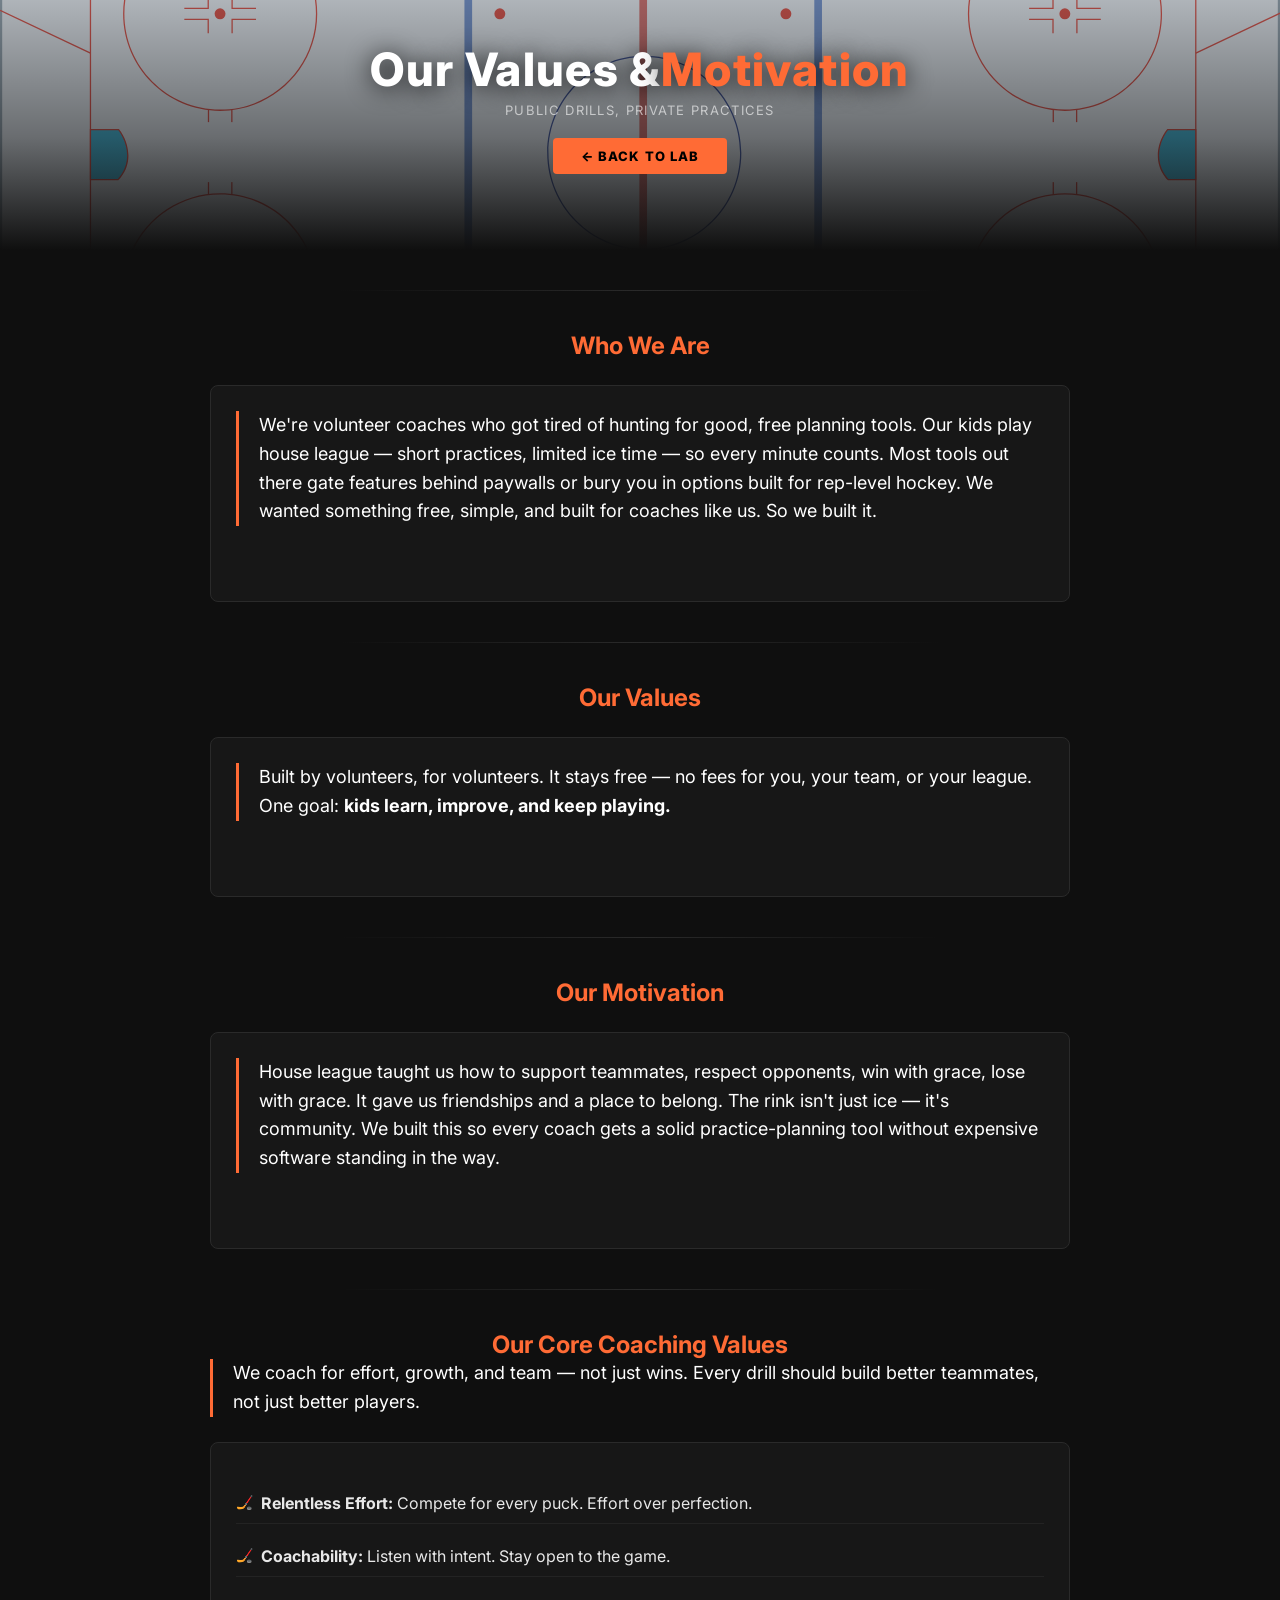
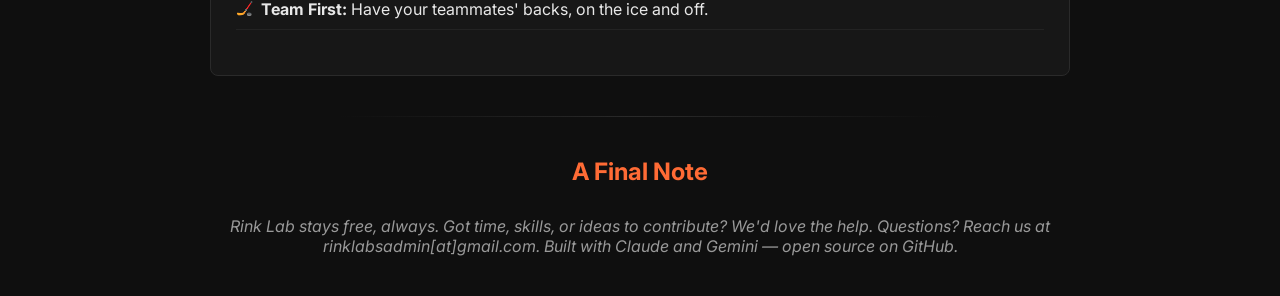
<file: docs/values.html>
<!DOCTYPE html>
<html lang="en">
<head>
  <meta charset="UTF-8">
  <meta name="viewport" content="width=device-width, initial-scale=1.0">
  <title>Values and Motivation | Rink Lab</title>
  <link rel="stylesheet" href="style.css">
  <style>
    html, body {
      height: auto !important;
      overflow: visible !important;
      display: block !important;
    }
    #hero-banner {
      position: relative;
      width: 100%;
      height: 250px;
      overflow: hidden;
      background-image: url('assets/NHLRink.svg');
      background-size: cover;
      background-position: center 40%;
      background-color: #0a1a2e;
    }
    #hero-banner-overlay {
      position: absolute;
      inset: 0;
      background: linear-gradient(180deg, rgba(0,0,0,0.25) 0%, rgba(0,0,0,0.55) 55%, #0f0f0f 100%);
    }
    #hero-banner-content {
      position: absolute;
      inset: 0;
      display: flex;
      flex-direction: column;
      align-items: center;
      justify-content: center;
      padding-bottom: 30px;
      text-align: center;
    }
    #hero-banner-title {
      font-size: 46px;
      font-weight: 800;
      letter-spacing: .03em;
      color: #ffffff;
      line-height: 1;
      margin-bottom: 10px;
      text-shadow: 0 2px 24px rgba(0,0,0,0.9);
    }
    #hero-banner-title span { color: var(--accent); }
    #hero-banner-sub {
      font-size: 13px;
      color: rgba(255,255,255,0.6);
      letter-spacing: .1em;
      text-transform: uppercase;
      margin-bottom: 20px;
    }
    #hero-banner-cta {
      display: inline-block;
      background: var(--accent);
      color: #000;
      font-weight: 800;
      font-size: 13px;
      letter-spacing: .08em;
      text-transform: uppercase;
      padding: 10px 28px;
      border-radius: 4px;
      text-decoration: none;
    }
    #hero-banner-cta:hover { background: #ff8559; }

    #coach-selector {
      max-width: 900px;
      margin: 32px auto 0;
      padding: 0 20px;
    }

    #coach-banner {
      display: flex;
      align-items: center;
      justify-content: space-between;
      gap: 16px;
      background: var(--panel);
      border: 1px solid var(--border);
      border-radius: 8px;
      padding: 16px 24px;
    }

    #coach-prompt {
      display: flex;
      align-items: center;
      gap: 12px;
      flex-wrap: wrap;
      width: 100%;
    }

    #coach-prompt label {
      font-size: 15px;
      color: var(--muted);
      white-space: nowrap;
    }

    #coach-text {
      flex: 1;
      min-width: 180px;
      background: var(--bg);
      color: var(--text);
      border: 1px solid var(--border);
      border-radius: 5px;
      padding: 8px 12px;
      font-size: 14px;
    }

    #coach-confirm { padding: 8px 18px; font-size: 14px; white-space: nowrap; }

    #coach-error {
      font-size: 13px;
      color: #f38ba8;
      display: none;
      width: 100%;
      margin-top: 4px;
    }

    #coach-greeting {
      justify-content: space-between;
      align-items: center;
      width: 100%;
    }

    .welcome-text { font-size: 15px; color: var(--muted); }
    .welcome-text strong { color: var(--text); font-size: 17px; }

    .change-link {
      font-size: 13px;
      color: var(--accent);
      cursor: pointer;
      background: none;
      border: none;
      padding: 0;
      text-decoration: underline;
    }

    .hero-section {
      max-width: 900px;
      margin: 40px auto;
      padding: 0 20px;
      text-align: center;
    }

    .mission-statement {
      font-size: 18px;
      color: white;
      line-height: 1.6;
      margin-bottom: 50px;
      border-left: 3px solid var(--accent);
      padding-left: 20px;
      text-align: left;
    }

    .hub-grid {
      display: grid;
      grid-template-columns: repeat(auto-fit, minmax(300px, 1fr));
      gap: 25px;
    }

    .hub-card {
      background: var(--panel);
      border: 1px solid var(--border);
      padding: 30px;
      border-radius: 8px;
      text-decoration: none;
      transition: transform 0.2s, border-color 0.2s;
    }

    .hub-card:hover { transform: translateY(-5px); border-color: var(--accent); }
    .hub-card h2 { color: var(--accent); margin-bottom: 15px; font-size: 22px; }
    .hub-card p  { font-size: 14px; color: var(--text); opacity: 0.8; }

    .section-divider {
      border: 0;
      height: 1px;
      background: linear-gradient(to right, transparent, var(--border), transparent);
      margin: 40px auto;
      max-width: 600px;
    }

    .motivation-section { margin-top: 40px !important; text-align: left !important; }
    .motivation-section h2 { text-align: center; color: var(--accent); }

    .values-box {
      background: rgba(255,255,255,.03);
      padding: 25px;
      border-radius: 8px;
      border: 1px solid var(--border);
      margin: 25px 0;
    }

    .values-list { margin-top: 15px; list-style: none; padding-left: 0; }
    .values-list li { margin-bottom: 12px; padding-left: 25px; position: relative; }
    .values-list li::before { content: "🏒"; position: absolute; left: 0; font-size: 14px; }

    .final-note { font-style: italic; color: var(--muted); text-align: center; margin-top: 30px; }
    .extra-space { margin-bottom: 1em; }
  </style>
</head>
<body class="scroll-layout">

  <div id="hero-banner">
    <div id="hero-banner-overlay"></div>
    <div id="hero-banner-content">
      <div id="hero-banner-title">Our Values &amp;<span>Motivation</span></div>
      <div id="hero-banner-sub">Public Drills, Private Practices</div>
      <a id="hero-banner-cta" href="index.html">← Back to Lab</a>
    </div>
  </div>

  <hr class="section-divider">

  <section class="hero-section motivation-section">
    <h2>Who We Are</h2>
    <div class="values-box">
      <p class="mission-statement">
        We're volunteer coaches who got tired of hunting for good, free planning tools. Our kids play house league — 
        short practices, limited ice time — so every minute counts. Most tools out there gate features behind paywalls 
        or bury you in options built for rep-level hockey. We wanted something free, simple, and built for coaches like us. 
        So we built it.
      </p>
    </div>
  </section>

  <hr class="section-divider">


  <section class="hero-section motivation-section">
    <h2>Our Values</h2>
    <div class="values-box">
      <p class="mission-statement">
        Built by volunteers, for volunteers. It stays free — no fees for you, your team, or your league.
        One goal: <strong>kids learn, improve, and keep playing.</strong>
      </p>
    </div>
  </section>

  <hr class="section-divider">

  <section class="hero-section motivation-section">
    <h2>Our Motivation</h2>
    <div class="values-box">
      <p class="mission-statement">
        House league taught us how to support teammates, respect opponents, win with grace, lose with grace. 
        It gave us friendships and a place to belong. The rink isn't just ice — it's community. We built this 
        so every coach gets a solid practice-planning tool without expensive software standing in the way.
      </p>
    </div>
  </section>

  <hr class="section-divider">
  <section class="hero-section motivation-section">
    <h2>Our Core Coaching Values</h2>
    <p class="extra-space mission-statement">
      We coach for effort, growth, and team — not just wins. Every drill should build better teammates, 
      not just better players.
    </p>
    <div class="values-box">
      <ul class="values-list">
        <li><strong>Relentless Effort:</strong> Compete for every puck. Effort over perfection.</li>
        <li><strong>Coachability:</strong> Listen with intent. Stay open to the game.</li>
        <li><strong>Team First:</strong> Have your teammates' backs, on the ice and off.</li>
      </ul>
    </div>
  </section>

  <hr class="section-divider">
  <section class="hero-section motivation-section">
    <h2>A Final Note</h2>
    <p class="final-note">
      Rink Lab stays free, always. Got time, skills, or ideas to contribute? We'd love the help. Questions? 
      Reach us at rinklabsadmin[at]gmail.com. Built with Claude and Gemini — open source on GitHub.
    </p>
  </section>

  <div id="toast"></div>

</body>
</html>
</file>
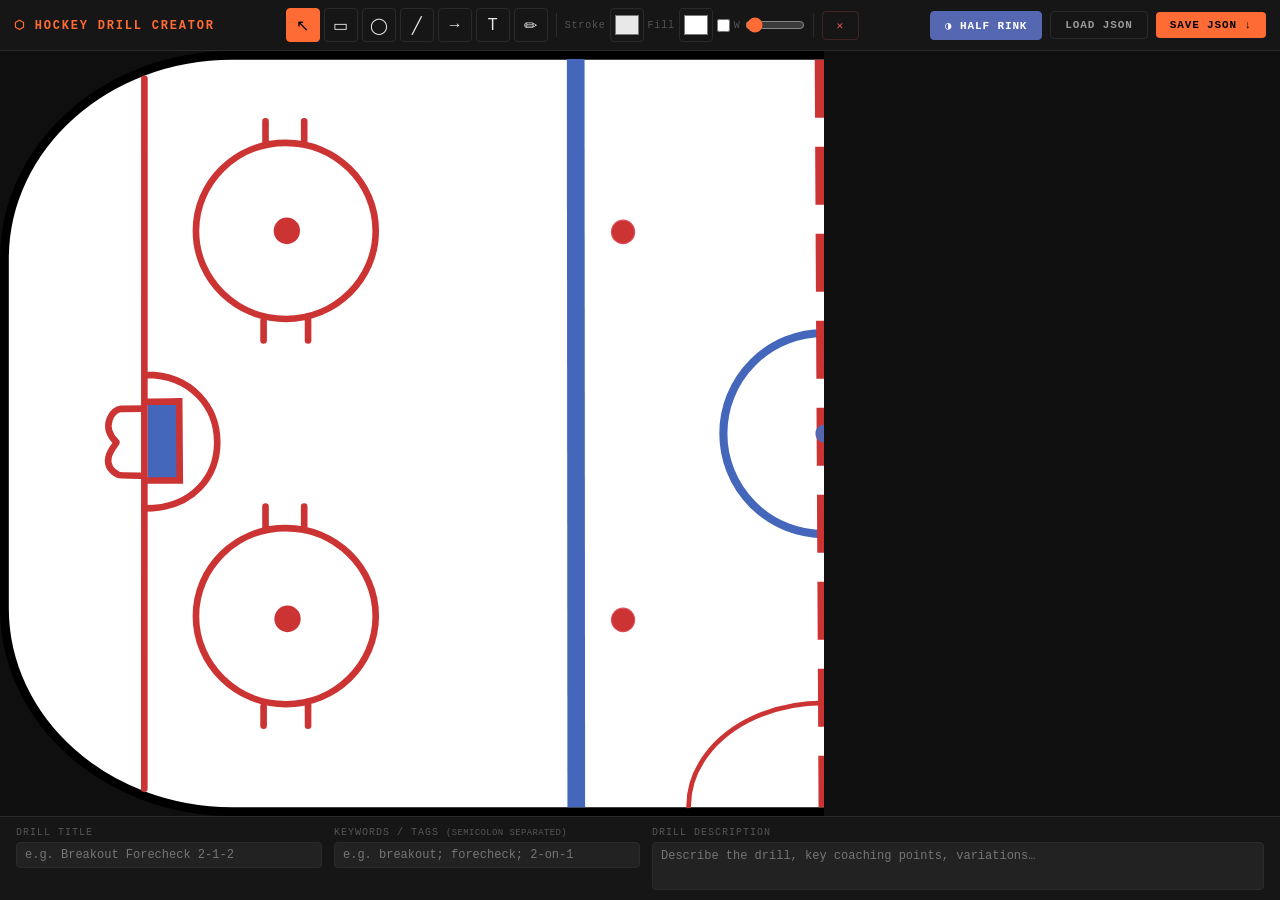
<file: HTML/excalidraw-editor.html>
<!DOCTYPE html>
<html lang="en">
<head>
<meta charset="UTF-8"/>
<meta name="viewport" content="width=device-width,initial-scale=1.0"/>
<title>Hockey Drill Creator</title>
<style>
*{margin:0;padding:0;box-sizing:border-box;}
:root{
  --bg:#0f0f0f;--panel:#161616;--border:#2a2a2a;--accent:#ff6b35;
  --text:#e8e8e8;--muted:#555;--hover:#222;
}
body{background:var(--bg);color:var(--text);font-family:'Courier New',monospace;
  height:100vh;display:flex;flex-direction:column;overflow:hidden;user-select:none;}

#toolbar{
  display:flex;align-items:center;justify-content:space-between;
  padding:8px 14px;background:var(--panel);border-bottom:1px solid var(--border);
  flex-shrink:0;gap:8px;flex-wrap:wrap;
}
#logo{font-size:12px;font-weight:700;letter-spacing:.15em;color:var(--accent);white-space:nowrap;}
#tools{display:flex;gap:4px;align-items:center;}
.tool-btn{
  width:34px;height:34px;border:1px solid var(--border);border-radius:4px;
  background:transparent;color:var(--text);cursor:pointer;font-size:16px;
  display:flex;align-items:center;justify-content:center;transition:.1s;
}
.tool-btn:hover{background:var(--hover);}
.tool-btn.active{background:var(--accent);color:#000;border-color:var(--accent);}
.sep{width:1px;height:24px;background:var(--border);margin:0 4px;}
.tb-label{font-size:10px;color:var(--muted);letter-spacing:.08em;white-space:nowrap;}
input[type=color]{width:34px;height:34px;border:1px solid var(--border);border-radius:4px;
  padding:2px;background:var(--panel);cursor:pointer;}
input[type=range]{width:80px;accent-color:var(--accent);}
.btn{padding:7px 14px;border:none;border-radius:4px;font-family:inherit;
  font-size:11px;font-weight:700;letter-spacing:.08em;cursor:pointer;
  text-transform:uppercase;transition:.15s;}
.btn-primary{background:var(--accent);color:#000;}
.btn-primary:hover{background:#ff8559;}
.btn-secondary{background:transparent;color:#999;border:1px solid var(--border);}
.btn-secondary:hover{border-color:#666;color:var(--text);}
.btn-danger{background:transparent;color:#e05a5a;border:1px solid #e05a5a33;}
.btn-danger:hover{background:#e05a5a22;}
/* toggle button states */
#btn-toggle{min-width:90px;}
#btn-toggle.half{background:#5567b0;border-color:#5567b0;color:#fff;}
#btn-toggle.full{background:transparent;color:#999;border:1px solid var(--border);}
#btn-toggle.full:hover{border-color:#666;color:var(--text);}

#canvas-wrap{flex:1;position:relative;overflow:hidden;}
canvas{display:block;cursor:crosshair;position:absolute;top:0;left:0;}
canvas.cursor-select{cursor:default;}
canvas.cursor-move{cursor:move;}
canvas.cursor-text{cursor:text;}

/* SVG background layer */
#rink-layer{position:absolute;top:0;left:0;width:100%;height:100%;pointer-events:none;}
#rink-layer svg{width:100%;height:100%;}

#props{
  position:absolute;top:10px;right:10px;width:210px;
  background:var(--panel);border:1px solid var(--border);border-radius:6px;
  padding:12px;display:none;flex-direction:column;gap:10px;z-index:50;
}
#props.visible{display:flex;}
.prop-row{display:flex;align-items:center;justify-content:space-between;gap:8px;}
.prop-row label{font-size:11px;color:var(--muted);white-space:nowrap;}
.prop-row input[type=color]{width:28px;height:28px;}
.prop-row input[type=range]{width:100px;}
.prop-row input[type=number]{
  width:60px;background:var(--hover);border:1px solid var(--border);
  color:var(--text);border-radius:4px;padding:3px 6px;font-family:inherit;font-size:11px;
}
#props h3{font-size:11px;color:var(--accent);letter-spacing:.1em;text-transform:uppercase;}

#toast{
  position:fixed;bottom:20px;left:50%;transform:translateX(-50%) translateY(10px);
  background:var(--panel);border:1px solid var(--accent);color:var(--accent);
  padding:8px 20px;border-radius:4px;font-size:11px;letter-spacing:.08em;
  opacity:0;transition:.25s;z-index:999;pointer-events:none;
}
#toast.show{opacity:1;transform:translateX(-50%) translateY(0);}
#toast.err{border-color:#e05a5a;color:#e05a5a;}

/* ── METADATA PANEL ── */
#meta-panel{
  background:var(--panel);border-top:1px solid var(--border);
  padding:10px 16px;flex-shrink:0;display:flex;gap:12px;align-items:flex-start;
}
#meta-panel .meta-field{display:flex;flex-direction:column;gap:4px;}
#meta-panel .meta-field label{
  font-size:10px;letter-spacing:.1em;text-transform:uppercase;color:var(--muted);
}
#meta-panel input[type=text],#meta-panel textarea{
  background:var(--hover);border:1px solid var(--border);color:var(--text);
  border-radius:4px;padding:5px 8px;font-family:'Courier New',monospace;font-size:12px;
  outline:none;transition:.15s;resize:none;
}
#meta-panel input[type=text]:focus,#meta-panel textarea:focus{
  border-color:var(--accent);background:#1a1a1a;
}
#meta-field-title{flex:2;min-width:160px;}
#meta-field-title input{width:100%;}
#meta-field-tags{flex:2;min-width:160px;}
#meta-field-tags input{width:100%;}
#meta-field-desc{flex:4;min-width:200px;}
#meta-field-desc textarea{width:100%;height:48px;line-height:1.4;}
.meta-hint{font-size:9px;color:var(--muted);letter-spacing:.04em;}
</style>
</head>
<body>

<div id="toolbar">
  <span id="logo">⬡ HOCKEY DRILL CREATOR</span>

  <div id="tools">
    <button class="tool-btn active" data-tool="select" title="Select (V)">↖</button>
    <button class="tool-btn" data-tool="rect"    title="Rectangle (R)">▭</button>
    <button class="tool-btn" data-tool="ellipse" title="Ellipse (E)">◯</button> <button class="tool-btn" data-tool="line"    title="Line (L)">╱</button> <button class="tool-btn" data-tool="arrow"   title="Arrow (A)">→</button> <button class="tool-btn" data-tool="text"    title="Text (T)">T</button> <button class="tool-btn" data-tool="pen"     title="Pen (P)">✏</button> <div class="sep"></div>
    <span class="tb-label">Stroke</span>
    <input type="color" id="stroke-color" value="#e8e8e8"/>
    <span class="tb-label">Fill</span>
    <input type="color" id="fill-color" value="#ffffff"/>
    <input type="checkbox" id="fill-check" title="Use fill" style="accent-color:var(--accent);cursor:pointer;"/>
    <span class="tb-label">W</span>
    <input type="range" id="stroke-width" min="1" max="20" value="2" style="width:60px;"/>
    <div class="sep"></div>
    <button class="btn btn-danger" id="btn-del" title="Delete selected (Del)">✕</button>
  </div>

  <div style="display:flex;gap:8px;align-items:center;">
    <button class="btn btn-secondary half" id="btn-toggle">◑ Half Rink</button>
    <button class="btn btn-secondary" id="btn-load">Load JSON</button>
    <button class="btn btn-primary"   id="btn-save">Save JSON ↓</button>
  </div>
</div>

<div id="canvas-wrap">
  <!-- SVG background -->
  <div id="rink-layer">
    <?xml version="1.0" encoding="UTF-8" standalone="no"?>
<!-- Created with Inkscape (http://www.inkscape.org/) -->
<svg
    xmlns:sodipodi="http://sodipodi.sourceforge.net/DTD/sodipodi-0.dtd"
    xmlns="http://www.w3.org/2000/svg"
    xmlns:i="http://ns.adobe.com/AdobeIllustrator/10.0/"
    xmlns:xlink="http://www.w3.org/1999/xlink"
    xmlns:dc="http://purl.org/dc/elements/1.1/"
    xmlns:cc="http://creativecommons.org/ns#"
    xmlns:rdf="http://www.w3.org/1999/02/22-rdf-syntax-ns#"
    xmlns:ns1="http://sozi.baierouge.fr"
    xmlns:inkscape="http://www.inkscape.org/namespaces/inkscape"
    id="svg2"
    version="0.48.4 r9939"
    space="preserve"
    viewBox="0 0 748.498 347.5"
    docname="Icehockeylayout.svg"
  >
  <sodipodi:namedview
      id="namedview36"
      bordercolor="#666666"
      inkscape:pageshadow="2"
      guidetolerance="10"
      pagecolor="#ffffff"
      gridtolerance="10"
      inkscape:zoom="0.59705102"
      inkscape:window-maximized="0"
      objecttolerance="10"
      inkscape:window-height="453"
      showgrid="false"
      borderopacity="1"
      inkscape:current-layer="svg2"
      inkscape:cx="477.89752"
      inkscape:cy="175.45154"
      inkscape:window-y="450"
      inkscape:window-x="63"
      inkscape:window-width="1361"
      inkscape:pageopacity="0"
  />
  <defs
      id="defs48"
    >
    <pattern
        id="pattern3025"
        collect="always"
        xlink:href="#path14545_1_"
        patternTransform="matrix(.1651 0 0 -.167 -6677 -9802.6)"
    />
    <pattern
        id="pattern3021"
        collect="always"
        xlink:href="#path15433_1_"
        patternTransform="matrix(-.1651 -.0013 -.0013 .167 -8450.3 -6867.9)"
    />
    <pattern
        id="path14545_1_"
        xlink:href="#pattern1564"
        patternTransform="matrix(.1651 0 0 -.167 -6677 -9802.6)"
    />
    <pattern
        id="path15433_1_"
        xlink:href="#pattern1560"
        patternTransform="matrix(-.1651 -.0013 -.0013 .167 -8450.3 -6867.9)"
    />
  </defs
  >
  <namedview
      id="base"
      bordercolor="#666666"
      window-y="343"
      window-x="1665"
      pagecolor="#ffffff"
      zoom="0.93900245"
      borderopacity="1.0"
      cy="323.69756"
      cx="444.26333"
      pageopacity="0.0"
      window-height="539"
      pageshadow="2"
      window-width="759"
      current-layer="svg2"
  />
  <pattern
      id="pattern1560"
      height="450"
      width="800"
      patternUnits="userSpaceOnUse"
      y="544.964"
      x="45.958"
      viewBox="0 -450 800 450"
    >
    <g
        id="g6"
      >
      <polygon
          id="polygon8"
          knockout="Off"
          points="0 0 800 0 800 -450 0 -450"
          fill="none"
      />
    </g
    >
  </pattern
  >
  <pattern
      id="pattern1564"
      height="450"
      width="800"
      patternUnits="userSpaceOnUse"
      y="544.964"
      x="45.958"
      viewBox="0 -450 800 450"
    >
    <g
        id="g11"
      >
      <polygon
          id="polygon13"
          knockout="Off"
          points="0 0 800 0 800 -450 0 -450"
          fill="none"
      />
    </g
    >
  </pattern
  >
  <path
      id="rect2206"
      style="stroke-linejoin:round;stroke:#000000;stroke-width:4.0045;stroke-linecap:round;fill:#ffffff"
      connector-curvature="0"
      d="m105.38 2.002h537.75c57.091 0 103.37 41.346 103.37 92.348v158.8c0 51.003-46.281 92.349-103.37 92.349h-537.75c-57.096 0-103.38-41.35-103.38-92.35v-158.8c0.002-51.002 46.284-92.348 103.38-92.348z"
  />
  <ellipse id="path2208" style="stroke-linejoin:round;stroke:#4466bb;stroke-width:3.0097;stroke-linecap:round;fill:none" rx="37.321" ry="38.21" transform="matrix(1.224 0 0 1.1955 -86.868 -29.518)"
      cy="170.03"
      cx="376.74"
  />
  <g
      id="g3845"
      transform="translate(34)"
    >
    <ellipse
        id="path2210"
        style="stroke-linejoin:round;stroke:#e24b5a;stroke-width:.50160;stroke-linecap:round;fill:#cc3333"
        d="m 254.288,82.168999 c 0,2.945887 -2.35901,5.334 -5.269,5.334 -2.90999,0 -5.269,-2.388113 -5.269,-5.334 0,-2.945887 2.35901,-5.334 5.269,-5.334 2.90999,0 5.269,2.388113 5.269,5.334 z"
        rx="5.269"
        ry="5.334"
        cy="82.169"
        cx="249.02"
    />
    <ellipse
        id="path2212"
        style="stroke-linejoin:round;stroke:#e24b5a;stroke-width:.50160;stroke-linecap:round;fill:#cc3333"
        d="m 254.288,258.41199 c 0,2.94644 -2.35901,5.335 -5.269,5.335 -2.90999,0 -5.269,-2.38856 -5.269,-5.335 0,-2.94644 2.35901,-5.335 5.269,-5.335 2.90999,0 5.269,2.38856 5.269,5.335 z"
        rx="5.269"
        ry="5.335"
        cy="258.41"
        cx="249.02"
    />
  </g
  >
  <g
      id="g3852"
      transform="translate(-34)"
    >
    <ellipse
        id="path2214"
        style="stroke-linejoin:round;stroke:#e24b5a;stroke-width:.50160;stroke-linecap:round;fill:#cc3333"
        d="m 509.28801,258.41199 c 0,2.94644 -2.35901,5.335 -5.269,5.335 -2.90999,0 -5.269,-2.38856 -5.269,-5.335 0,-2.94644 2.35901,-5.335 5.269,-5.335 2.90999,0 5.269,2.38856 5.269,5.335 z"
        rx="5.269"
        ry="5.335"
        cy="258.41"
        cx="504.02"
    />
    <g
        id="g3849"
      >
      <ellipse
          id="path2216"
          style="stroke-linejoin:round;stroke:#e24b5a;stroke-width:.50160;stroke-linecap:round;fill:#cc3333"
          d="m 509.28801,82.168999 c 0,2.945887 -2.35901,5.334 -5.269,5.334 -2.90999,0 -5.269,-2.388113 -5.269,-5.334 0,-2.945887 2.35901,-5.334 5.269,-5.334 2.90999,0 5.269,2.388113 5.269,5.334 z"
          rx="5.269"
          ry="5.334"
          cy="82.169"
          cx="504.02"
      />
    </g
    >
  </g
  >
  <line
      id="path2218"
      style="stroke:#cc3333;stroke-linecap:square;stroke-dasharray:19.76100037000000100, 19.76100037000000100;stroke-width:6.587;fill:none"
      x1="373.4"
      y1="7.2479"
      x2="375.1"
      y2="340.21"
  />
  <line
      id="path3093"
      style="stroke:#4466bb;stroke-width:8.0258;fill:none"
      x1="261.51"
      y1="3.583"
      x2="261.77"
      y2="343.48"
  />
  <line
      id="path3095"
      style="stroke:#4466bb;stroke-width:8.0258;fill:none"
      x1="492.63"
      y1="3.993"
      x2="492.64"
      y2="343.48"
  />
  <path
      id="path25"
      style="stroke-linejoin:round;stroke:#cc3333;stroke-width:3.0097;stroke-linecap:round;fill:none"
      connector-curvature="0"
      d="m170.67 256.73c0 22.072-18.294 39.986-40.834 39.986s-40.834-17.914-40.834-39.986c0-22.073 18.294-39.988 40.834-39.988s40.834 17.915 40.834 39.988zm-50.054-39.988v-9.773m17.563-0.001v10.662m1.756 79.086v9.775m-20.197-8.886v8.887"
  />
  <path
      id="path24203"
      style="fill:#cc3333"
      connector-curvature="0"
      d="m136.59 257.94c0 3.343-2.681 6.056-5.983 6.056s-5.983-2.713-5.983-6.056c0-3.342 2.681-6.055 5.983-6.055 3.296 0 5.973 2.699 5.983 6.035"
  />
  <path
      id="path28"
      style="stroke-linejoin:round;stroke:#cc3333;stroke-width:3.0097;stroke-linecap:round;fill:none"
      connector-curvature="0"
      d="m170.67 81.729c0 22.073-18.294 39.988-40.834 39.988s-40.834-17.915-40.834-39.988 18.294-39.987 40.834-39.987 40.834 17.915 40.834 39.987zm-50.054-39.987v-9.774m17.563 0v10.663m1.756 79.086v9.774m-20.197-8.886v8.886"
  />
  <path
      id="path24191"
      style="fill:#cc3333"
      connector-curvature="0"
      d="m136.28 81.699c0 3.343-2.681 6.055-5.983 6.055-3.304 0-5.984-2.712-5.984-6.055 0-3.342 2.681-6.055 5.984-6.055 3.296 0 5.972 2.699 5.983 6.034"
  />
  <path
      id="path31"
      style="stroke-linejoin:round;stroke:#cc3333;stroke-width:3.0097;stroke-linecap:round;fill:none"
      connector-curvature="0"
      d="m656.67 81.729c0 22.073-18.294 39.988-40.834 39.988s-40.834-17.915-40.834-39.988 18.294-39.987 40.834-39.987 40.834 17.915 40.834 39.987zm-50.054-39.987v-9.774m17.562 0v10.663m1.757 79.086v9.774m-20.197-8.886v8.886"
  />
  <path
      id="path24179"
      style="fill:#cc3333"
      connector-curvature="0"
      d="m622.47 81.699c0 3.343-2.682 6.055-5.984 6.055s-5.983-2.712-5.983-6.055c0-3.342 2.681-6.055 5.983-6.055 3.296 0 5.973 2.699 5.983 6.034"
  />
  <path
      id="path34"
      style="stroke-linejoin:round;stroke:#cc3333;stroke-width:3.0097;stroke-linecap:round;fill:none"
      connector-curvature="0"
      d="m656.67 256.73c0 22.072-18.294 39.986-40.834 39.986s-40.834-17.914-40.834-39.986c0-22.073 18.294-39.988 40.834-39.988s40.834 17.915 40.834 39.988zm-50.054-39.988v-9.773m17.562-0.001v10.662m1.757 79.086v9.775m-20.197-8.886v8.887"
  />
  <path
      id="path24167"
      style="fill:#cc3333"
      connector-curvature="0"
      d="m622.47 257.94c0 3.343-2.681 6.056-5.983 6.056-3.304 0-5.984-2.713-5.984-6.056 0-3.342 2.681-6.055 5.984-6.055 3.296 0 5.972 2.699 5.983 6.035"
  />
  <path
      id="path14545"
      style="stroke:#cc3333;stroke-width:3.0097;fill:url(#pattern3025)"
      connector-curvature="0"
      d="m66.484 192.92s-12.223-0.115-12.723-0.383c-10.192-5.446-0.465-14.42-0.795-14.735-7.735-7.384-1.49-15.509 2.1-15.216l11.21-0.127"
  />
  <rect
      id="rect3044"
      style="fill:#4466bb"
      ry="0"
      height="34.126"
      width="14.027"
      y="159.89"
      x="67.007"
  />
  <path
      id="path39"
      style="stroke:#cc3333;stroke-width:3.0097;stroke-linecap:round;fill:none"
      connector-curvature="0"
      d="m65.6 12.586-0.045 322.59m0.691-188.06c42.611-0.1 44.025 60.907-0.423 60.649m0.336-48.495c1.011 0.146 15.232-0.098 15.232-0.098l0.277 35.943h-15.962"
  />
  <path
      id="path15433"
      style="stroke:#cc3333;stroke-width:3.0097;fill:url(#pattern3021)"
      connector-curvature="0"
      d="m679.98 159.67s12.222 0.211 12.719 0.481c10.15 5.525 0.355 14.424 0.684 14.741 7.679 7.444 1.372 15.52-2.215 15.199l-11.211 0.04"
  />
  <rect
      id="rect3075"
      style="fill:#4466bb"
      ry="0"
      height="34.126"
      width="14.027"
      y="158.12"
      x="664.5"
  />
  <path
      id="path43"
      style="stroke:#cc3333;stroke-width:3.0097;stroke-linecap:round;fill:none"
      connector-curvature="0"
      d="m679.86 335.94 0.187-324.49m-0.176 194.04c-43.341-0.202-45.17-60.536 0.062-60.65m-0.003 48.849c-6.295-0.432-15.113-0.372-15.113-0.372l-0.356-35.948 15.493 0.121"
  />
  <path
      id="path29529"
      style="fill:#5567b0"
      connector-curvature="0"
      d="m378.11 173.75c0.002 1.435-0.733 2.762-1.928 3.48s-2.668 0.718-3.863 0c-1.195-0.71899-1.931-2.046-1.929-3.48-0.002-1.436 0.733-2.763 1.929-3.48 1.195-0.719 2.668-0.719 3.863 0 1.195 0.717 1.93 2.044 1.928 3.48z"
  />
  <path
      id="path6578"
      style="stroke:#cc3333;stroke-width:2.1309;fill:none"
      connector-curvature="0"
      d="m312.83 343.92c-0.445-16.982 11.167-32.822 30.357-41.411 19.191-8.589 42.964-8.585 62.15 0.01s30.79 24.438 30.336 41.42"
  />
</svg
>

  </div>
  <!-- Drawing canvas (transparent, sits on top) -->
  <canvas id="c"></canvas>

  <div id="props">
    <h3>Properties</h3>
    <div class="prop-row"><label>Stroke</label><input type="color" id="p-stroke"/></div>
    <div class="prop-row"><label>Fill</label>
      <input type="checkbox" id="p-fill-check"/>
      <input type="color" id="p-fill"/>
    </div>
    <div class="prop-row"><label>Stroke W</label><input type="range" id="p-sw" min="1" max="20"/></div>
    <div class="prop-row"><label>Opacity</label><input type="range" id="p-opacity" min="0" max="100" value="100"/></div>
    <div class="prop-row" id="row-font"><label>Font size</label><input type="number" id="p-font" min="8" max="200" value="20"/></div>
  </div>
</div>

<div id="meta-panel">
  <div class="meta-field" id="meta-field-title">
    <label>Drill Title</label>
    <input type="text" id="drill-title" placeholder="e.g. Breakout Forecheck 2-1-2" autocomplete="off"/>
  </div>
  <div class="meta-field" id="meta-field-tags">
    <label>Keywords / Tags <span class="meta-hint">(semicolon separated)</span></label>
    <input type="text" id="drill-tags" placeholder="e.g. breakout; forecheck; 2-on-1"/>
  </div>
  <div class="meta-field" id="meta-field-desc">
    <label>Drill Description</label>
    <textarea id="drill-desc" placeholder="Describe the drill, key coaching points, variations…"></textarea>
  </div>
</div>

<div id="toast"></div>
<input type="file" id="file-input" accept=".json" style="display:none"/>

<script>
// ═══════════════════════════════════════════════════════
//  RINK TOGGLE  — full vs left half (clipPath on the SVG)
// ═══════════════════════════════════════════════════════
// SVG viewBox: 0 0 748.498 347.5  →  half cutoff at x = 374.249
const RINK_W = 748.498, RINK_H = 347.5, HALF_X = RINK_W / 2;
let showHalf = true;

const rinkSvg = document.querySelector('#rink-layer svg');

// Add a clipPath for the half-rink view
const defs = rinkSvg.querySelector('defs') || (() => {
  const d = document.createElementNS('http://www.w3.org/2000/svg','defs');
  rinkSvg.prepend(d); return d;
})();

const clipEl = document.createElementNS('http://www.w3.org/2000/svg','clipPath');
clipEl.setAttribute('id','halfClip');
const clipRect = document.createElementNS('http://www.w3.org/2000/svg','rect');
clipRect.setAttribute('x','0'); clipRect.setAttribute('y','0');
clipRect.setAttribute('width', HALF_X); clipRect.setAttribute('height', RINK_H);
clipEl.appendChild(clipRect);
defs.appendChild(clipEl);

// Wrap all existing SVG children (except defs) in a group we can clip
const wrapGroup = document.createElementNS('http://www.w3.org/2000/svg','g');
wrapGroup.setAttribute('id','rink-content');
[...rinkSvg.children].forEach(child => {
  if(child.tagName !== 'defs' && child.id !== 'namedview36') wrapGroup.appendChild(child);
});
rinkSvg.appendChild(wrapGroup);

function applyRinkView(){
  if(showHalf){
    wrapGroup.setAttribute('clip-path','url(#halfClip)');
    // Shift viewBox to show only left half, preserving aspect ratio
    rinkSvg.setAttribute('viewBox',`0 0 ${HALF_X} ${RINK_H}`);
    rinkSvg.setAttribute('preserveAspectRatio','xMinYMid meet');
  } else {
    wrapGroup.removeAttribute('clip-path');
    rinkSvg.setAttribute('viewBox',`0 0 ${RINK_W} ${RINK_H}`);
    rinkSvg.setAttribute('preserveAspectRatio','xMidYMid meet');
  }
}
applyRinkView();

document.getElementById('btn-toggle').addEventListener('click', () => {
  showHalf = !showHalf;
  const btn = document.getElementById('btn-toggle');
  if(showHalf){
    btn.textContent = '◑ Half Rink';
    btn.classList.add('half'); btn.classList.remove('full');
  } else {
    btn.textContent = '⬡ Full Rink';
    btn.classList.add('full'); btn.classList.remove('half');
  }
  applyRinkView();
});

// ═══════════════════════════════════════════════════════
//  CANVAS + DRAWING ENGINE
// ═══════════════════════════════════════════════════════
const canvas = document.getElementById('c');
const ctx    = canvas.getContext('2d');
const wrap   = document.getElementById('canvas-wrap');

let elements  = [];
let selected  = null;
let tool      = 'select';
let drawing   = false;
let dragStart = null;
let penPoints = [];
let editingText = null;
let textCursor  = '';

let defStroke = '#e8e8e8';
let defFill   = '#ffffff';
let defFillOn = false;
let defSW     = 2;

let idCounter = 1;
const uid = () => `el-${Date.now()}-${idCounter++}`;

function resize(){
  canvas.width  = wrap.clientWidth;
  canvas.height = wrap.clientHeight;
  render();
}
new ResizeObserver(resize).observe(wrap);

// ── render ──
function render(){
  ctx.clearRect(0,0,canvas.width,canvas.height);
  for(const el of elements) drawEl(el, el.id === selected);
  if(editingText) drawCursor();
}

function setAlpha(hex,op){
  const r=parseInt(hex.slice(1,3),16),g=parseInt(hex.slice(3,5),16),b=parseInt(hex.slice(5,7),16);
  return `rgba(${r},${g},${b},${op/100})`;
}

function drawEl(el,sel){
  ctx.save();
  ctx.globalAlpha=el.opacity/100;
  ctx.strokeStyle=el.strokeColor||'#e8e8e8';
  ctx.lineWidth=el.strokeWidth||2;
  ctx.lineCap='round'; ctx.lineJoin='round';

  if(el.type==='rect'){
    if(el.fillColor){ctx.fillStyle=setAlpha(el.fillColor,el.opacity);ctx.fillRect(el.x,el.y,el.w,el.h);}
    ctx.strokeRect(el.x,el.y,el.w,el.h);
    if(sel)selBox(el.x,el.y,el.w,el.h);
  } else if(el.type==='ellipse'){
    const cx=el.x+el.w/2,cy=el.y+el.h/2,rx=Math.abs(el.w/2),ry=Math.abs(el.h/2);
    ctx.beginPath();ctx.ellipse(cx,cy,rx,ry,0,0,Math.PI*2);
    if(el.fillColor){ctx.fillStyle=setAlpha(el.fillColor,el.opacity);ctx.fill();}
    ctx.stroke(); if(sel)selBox(el.x,el.y,el.w,el.h);
  } else if(el.type==='line'){
    ctx.beginPath();ctx.moveTo(el.x,el.y);ctx.lineTo(el.x+el.w,el.y+el.h);ctx.stroke();
    if(sel){selDot(el.x,el.y);selDot(el.x+el.w,el.y+el.h);}
  } else if(el.type==='arrow'){
    const x1=el.x,y1=el.y,x2=el.x+el.w,y2=el.y+el.h;
    ctx.beginPath();ctx.moveTo(x1,y1);ctx.lineTo(x2,y2);ctx.stroke();
    const ang=Math.atan2(y2-y1,x2-x1),hs=Math.max(10,(el.strokeWidth||2)*3.5);
    ctx.beginPath();ctx.moveTo(x2,y2);
    ctx.lineTo(x2-hs*Math.cos(ang-0.4),y2-hs*Math.sin(ang-0.4));
    ctx.lineTo(x2-hs*Math.cos(ang+0.4),y2-hs*Math.sin(ang+0.4));
    ctx.closePath();ctx.fillStyle=el.strokeColor||'#e8e8e8';ctx.fill();
    if(sel){selDot(x1,y1);selDot(x2,y2);}
  } else if(el.type==='pen'&&el.points.length>1){
    ctx.beginPath();ctx.moveTo(el.points[0][0],el.points[0][1]);
    for(let i=1;i<el.points.length;i++)ctx.lineTo(el.points[i][0],el.points[i][1]);
    ctx.stroke();
    if(sel){const bb=penBB(el.points);selBox(bb.x,bb.y,bb.w,bb.h);}
  } else if(el.type==='text'){
    ctx.font=`${el.fontSize||20}px sans-serif`;
    ctx.fillStyle=el.strokeColor||'#e8e8e8';
    const txt=el.id===editingText?.id?textCursor:(el.text||'');
    ctx.fillText(txt,el.x,el.y+el.fontSize);
    if(sel){const m=ctx.measureText(txt||' ');selBox(el.x-2,el.y,m.width+4,el.fontSize*1.4);}
  }
  ctx.restore();
}

function selBox(x,y,w,h){
  ctx.save();ctx.strokeStyle='#ff6b35';ctx.lineWidth=1.5;
  ctx.setLineDash([5,3]);ctx.strokeRect(x-4,y-4,(w||1)+8,(h||1)+8);ctx.restore();
}
function selDot(x,y){
  ctx.save();ctx.fillStyle='#ff6b35';
  ctx.beginPath();ctx.arc(x,y,5,0,Math.PI*2);ctx.fill();ctx.restore();
}
function drawCursor(){
  if(!editingText)return;
  const el=elements.find(e=>e.id===editingText.id); if(!el)return;
  ctx.font=`${el.fontSize||20}px sans-serif`;
  const w=ctx.measureText(textCursor).width,x=el.x+w,y=el.y;
  ctx.save();ctx.strokeStyle='#ff6b35';ctx.lineWidth=2;
  ctx.beginPath();ctx.moveTo(x,y);ctx.lineTo(x,y+el.fontSize+4);ctx.stroke();ctx.restore();
}
function penBB(pts){
  let minX=pts[0][0],maxX=pts[0][0],minY=pts[0][1],maxY=pts[0][1];
  for(const[x,y]of pts){minX=Math.min(minX,x);maxX=Math.max(maxX,x);minY=Math.min(minY,y);maxY=Math.max(maxY,y);}
  return{x:minX,y:minY,w:maxX-minX,h:maxY-minY};
}

// ── hit test ──
function hitTest(x,y){
  for(let i=elements.length-1;i>=0;i--){
    const el=elements[i];
    if(el.type==='rect'||el.type==='ellipse'){
      const x1=Math.min(el.x,el.x+el.w),y1=Math.min(el.y,el.y+el.h);
      if(x>=x1&&x<=x1+Math.abs(el.w)&&y>=y1&&y<=y1+Math.abs(el.h))return el;
    }else if(el.type==='line'||el.type==='arrow'){
      if(ptSeg(x,y,el.x,el.y,el.x+el.w,el.y+el.h)<8)return el;
    }else if(el.type==='pen'){
      const bb=penBB(el.points);
      if(x>=bb.x-8&&x<=bb.x+bb.w+8&&y>=bb.y-8&&y<=bb.y+bb.h+8)return el;
    }else if(el.type==='text'){
      ctx.font=`${el.fontSize||20}px sans-serif`;
      const w=ctx.measureText(el.text||' ').width;
      if(x>=el.x-4&&x<=el.x+w+4&&y>=el.y-4&&y<=el.y+el.fontSize*1.4+4)return el;
    }
  }
  return null;
}
function ptSeg(px,py,ax,ay,bx,by){
  const dx=bx-ax,dy=by-ay;
  if(!dx&&!dy)return Math.hypot(px-ax,py-ay);
  const t=Math.max(0,Math.min(1,((px-ax)*dx+(py-ay)*dy)/(dx*dx+dy*dy)));
  return Math.hypot(px-ax-t*dx,py-ay-t*dy);
}

// ── mouse ──
let moveStart=null,moveEl=null;
canvas.addEventListener('mousedown',e=>{
  const{x,y}=pos(e);
  if(editingText){commitText();return;}
  if(tool==='select'){
    const hit=hitTest(x,y);
    if(hit){selected=hit.id;moveStart={x,y};moveEl={x:hit.x,y:hit.y};}
    else selected=null;
    updateProps();render();return;
  }
  if(tool==='text'){
    const hit=hitTest(x,y);
    if(hit&&hit.type==='text'){startEditText(hit);return;}
    const el={id:uid(),type:'text',x,y,text:'',fontSize:20,strokeColor:defStroke,opacity:100};
    elements.push(el);selected=el.id;startEditText(el);return;
  }
  drawing=true;dragStart={x,y};
  if(tool==='pen')penPoints=[[x,y]];
});
canvas.addEventListener('mousemove',e=>{
  const{x,y}=pos(e);
  if(tool==='select'&&moveStart&&selected){
    const el=elements.find(e=>e.id===selected);
    if(el){el.x=moveEl.x+(x-moveStart.x);el.y=moveEl.y+(y-moveStart.y);render();}
    return;
  }
  if(!drawing)return;
  if(tool==='pen'){penPoints.push([x,y]);renderPenPrev(penPoints);return;}
  renderPrev(dragStart,{x,y});
});
canvas.addEventListener('mouseup',e=>{
  const{x,y}=pos(e);
  moveStart=null;moveEl=null;
  if(!drawing)return;drawing=false;
  const dx=x-dragStart.x,dy=y-dragStart.y;
  if(tool==='pen'){
    if(penPoints.length>2){
      const el={id:uid(),type:'pen',points:penPoints,strokeColor:defStroke,strokeWidth:defSW,opacity:100};
      elements.push(el);selected=el.id;
    }
    penPoints=[];render();updateProps();return;
  }
  if(Math.abs(dx)<4&&Math.abs(dy)<4){render();return;}
  const el={id:uid(),type:tool,x:dragStart.x,y:dragStart.y,w:dx,h:dy,
    strokeColor:defStroke,fillColor:defFillOn?defFill:null,strokeWidth:defSW,opacity:100};
  elements.push(el);selected=el.id;render();updateProps();
});
canvas.addEventListener('dblclick',e=>{
  const{x,y}=pos(e);
  if(tool==='select'){const hit=hitTest(x,y);if(hit&&hit.type==='text')startEditText(hit);}
});
function pos(e){const r=canvas.getBoundingClientRect();return{x:e.clientX-r.left,y:e.clientY-r.top};}

function renderPrev(a,b){
  render();
  ctx.save();ctx.strokeStyle=defStroke;ctx.lineWidth=defSW;ctx.lineCap='round';ctx.lineJoin='round';
  const dx=b.x-a.x,dy=b.y-a.y;
  if(tool==='rect'){if(defFillOn){ctx.fillStyle=defFill;ctx.fillRect(a.x,a.y,dx,dy);}ctx.strokeRect(a.x,a.y,dx,dy);}
  else if(tool==='ellipse'){ctx.beginPath();ctx.ellipse(a.x+dx/2,a.y+dy/2,Math.abs(dx/2),Math.abs(dy/2),0,0,Math.PI*2);if(defFillOn){ctx.fillStyle=defFill;ctx.fill();}ctx.stroke();}
  else if(tool==='line'){ctx.beginPath();ctx.moveTo(a.x,a.y);ctx.lineTo(b.x,b.y);ctx.stroke();}
  else if(tool==='arrow'){
    ctx.beginPath();ctx.moveTo(a.x,a.y);ctx.lineTo(b.x,b.y);ctx.stroke();
    const ang=Math.atan2(dy,dx),hs=Math.max(10,defSW*3.5);
    ctx.beginPath();ctx.moveTo(b.x,b.y);
    ctx.lineTo(b.x-hs*Math.cos(ang-0.4),b.y-hs*Math.sin(ang-0.4));
    ctx.lineTo(b.x-hs*Math.cos(ang+0.4),b.y-hs*Math.sin(ang+0.4));
    ctx.closePath();ctx.fillStyle=defStroke;ctx.fill();
  }
  ctx.restore();
}
function renderPenPrev(pts){
  render();if(pts.length<2)return;
  ctx.save();ctx.strokeStyle=defStroke;ctx.lineWidth=defSW;ctx.lineCap='round';ctx.lineJoin='round';
  ctx.beginPath();ctx.moveTo(pts[0][0],pts[0][1]);
  for(let i=1;i<pts.length;i++)ctx.lineTo(pts[i][0],pts[i][1]);
  ctx.stroke();ctx.restore();
}

// ── text ──
function startEditText(el){
  selected=el.id;editingText={id:el.id};textCursor=el.text||'';
  canvas.classList.add('cursor-text');render();
}
function commitText(){
  if(!editingText)return;
  const el=elements.find(e=>e.id===editingText.id);
  if(el){el.text=textCursor;if(!el.text.trim())elements=elements.filter(e=>e.id!==el.id);}
  editingText=null;textCursor='';canvas.classList.remove('cursor-text');render();updateProps();
}
document.addEventListener('keydown',e=>{
  if(editingText){
    if(e.key==='Enter'||e.key==='Escape'){commitText();return;}
    if(e.key==='Backspace'){textCursor=textCursor.slice(0,-1);render();return;}
    if(e.key.length===1){textCursor+=e.key;render();return;}
    return;
  }
  if((e.key==='Delete'||e.key==='Backspace')&&selected){
    elements=elements.filter(el=>el.id!==selected);selected=null;updateProps();render();
  }
  const k={v:'select',r:'rect',e:'ellipse',l:'line',a:'arrow',t:'text',p:'pen'};
  if(k[e.key.toLowerCase()])setTool(k[e.key.toLowerCase()]);
});

// ── tools ──
function setTool(t){
  tool=t;
  document.querySelectorAll('.tool-btn').forEach(b=>b.classList.toggle('active',b.dataset.tool===t));
  canvas.className=t==='select'?'cursor-select':t==='text'?'cursor-text':'';
}
document.querySelectorAll('.tool-btn').forEach(b=>b.addEventListener('click',()=>setTool(b.dataset.tool)));

// ── toolbar inputs ──
document.getElementById('stroke-color').addEventListener('input',e=>{defStroke=e.target.value;applyToSel('strokeColor',e.target.value);});
document.getElementById('fill-color').addEventListener('input',e=>{defFill=e.target.value;if(defFillOn)applyToSel('fillColor',e.target.value);});
document.getElementById('fill-check').addEventListener('change',e=>{defFillOn=e.target.checked;applyToSel('fillColor',defFillOn?defFill:null);});
document.getElementById('stroke-width').addEventListener('input',e=>{defSW=+e.target.value;applyToSel('strokeWidth',+e.target.value);});
function applyToSel(k,v){if(!selected)return;const el=elements.find(e=>e.id===selected);if(el){el[k]=v;render();}}

// ── props panel ──
function updateProps(){
  const panel=document.getElementById('props');
  if(!selected){panel.classList.remove('visible');return;}
  const el=elements.find(e=>e.id===selected);
  if(!el){panel.classList.remove('visible');return;}
  panel.classList.add('visible');
  document.getElementById('p-stroke').value=el.strokeColor||'#ffffff';
  document.getElementById('p-fill').value=el.fillColor||'#ffffff';
  document.getElementById('p-fill-check').checked=!!el.fillColor;
  document.getElementById('p-sw').value=el.strokeWidth||2;
  document.getElementById('p-opacity').value=el.opacity??100;
  document.getElementById('p-font').value=el.fontSize||20;
  document.getElementById('row-font').style.display=el.type==='text'?'flex':'none';
}
['p-stroke','p-fill','p-sw','p-opacity','p-font','p-fill-check'].forEach(id=>{
  document.getElementById(id).addEventListener('input',propChange);
  document.getElementById(id).addEventListener('change',propChange);
});
function propChange(){
  if(!selected)return;
  const el=elements.find(e=>e.id===selected);if(!el)return;
  el.strokeColor=document.getElementById('p-stroke').value;
  el.fillColor=document.getElementById('p-fill-check').checked?document.getElementById('p-fill').value:null;
  el.strokeWidth=+document.getElementById('p-sw').value;
  el.opacity=+document.getElementById('p-opacity').value;
  if(el.type==='text')el.fontSize=+document.getElementById('p-font').value;
  render();
}

document.getElementById('btn-del').addEventListener('click',()=>{
  if(selected){elements=elements.filter(e=>e.id!==selected);selected=null;updateProps();render();}
});

// ── save JSON ──
document.getElementById('btn-save').addEventListener('click',()=>{
  const title = document.getElementById('drill-title').value.trim();
  const tags  = document.getElementById('drill-tags').value
    .split(';').map(t=>t.trim()).filter(Boolean);
  const desc  = document.getElementById('drill-desc').value.trim();

  const scene={
    type:'excalidraw',version:2,source:'rink-draw',
    metadata:{
      title: title || 'Untitled Drill',
      tags,
      description: desc,
      savedAt: new Date().toISOString(),
    },
    appState:{viewBackgroundColor:'transparent',rinkView:showHalf?'half':'full'},
    elements:elements.map(el=>({
      id:el.id,
      type:el.type==='arrow'?'arrow':el.type==='pen'?'freedraw':el.type==='rect'?'rectangle':
           el.type==='ellipse'?'ellipse':el.type==='line'?'line':el.type==='text'?'text':'rectangle',
      x:el.x,y:el.y,width:el.w||0,height:el.h||0,
      strokeColor:el.strokeColor||'#e8e8e8',
      backgroundColor:el.fillColor||'transparent',
      fillStyle:el.fillColor?'solid':'hachure',
      strokeWidth:el.strokeWidth||2,roughness:1,opacity:el.opacity??100,
      angle:0,seed:Math.floor(Math.random()*100000),version:1,isDeleted:false,
      groupIds:[],boundElements:null,link:null,locked:false,
      ...(el.type==='pen'?{points:el.points.map(([x,y])=>[x-el.x,y-el.y])}:{}),
      ...(el.type==='text'?{text:el.text||'',fontSize:el.fontSize||20,fontFamily:1,textAlign:'left',verticalAlign:'top'}:{}),
      ...(el.type==='line'||el.type==='arrow'?{points:[[0,0],[el.w||0,el.h||0]]}:{}),
    })),
    files:{}
  };
  const blob=new Blob([JSON.stringify(scene,null,2)],{type:'application/json'});
  const url=URL.createObjectURL(blob);
    // Build filename from drill title
  const slug = (title || 'untitled-drill')
    .toLowerCase().replace(/[^a-z0-9]+/g,'-').replace(/^-|-$/g,'');
  Object.assign(document.createElement('a'),{href:url,download:`${slug}.json`}).click();
  URL.revokeObjectURL(url);
  toast('✓ Scene exported as JSON');
});

// ── load JSON ──
document.getElementById('btn-load').addEventListener('click',()=>document.getElementById('file-input').click());
document.getElementById('file-input').addEventListener('change',async e=>{
  const file=e.target.files[0];if(!file)return;
  try{
    const data=JSON.parse(await file.text());
    if(data.appState?.rinkView){
      showHalf=data.appState.rinkView==='half';
      const btn=document.getElementById('btn-toggle');
      if(showHalf){btn.textContent='◑ Half Rink';btn.classList.add('half');btn.classList.remove('full');}
      else{btn.textContent='⬡ Full Rink';btn.classList.add('full');btn.classList.remove('half');}
      applyRinkView();
    }
    // Restore metadata fields
    if(data.metadata){
      document.getElementById('drill-title').value = data.metadata.title==='Untitled Drill'?'':data.metadata.title||'';
      document.getElementById('drill-tags').value  = (data.metadata.tags||[]).join('; ');
      document.getElementById('drill-desc').value  = data.metadata.description||'';
    }
    elements=(data.elements||[]).filter(el=>!el.isDeleted).map(el=>({
      id:el.id||uid(),
      type:el.type==='rectangle'?'rect':el.type==='freedraw'?'pen':el.type==='arrow'?'arrow':
           el.type==='ellipse'?'ellipse':el.type==='line'?'line':el.type==='text'?'text':'rect',
      x:el.x,y:el.y,w:el.width||0,h:el.height||0,
      strokeColor:el.strokeColor||'#e8e8e8',
      fillColor:el.backgroundColor==='transparent'||!el.backgroundColor?null:el.backgroundColor,
      strokeWidth:el.strokeWidth||2,opacity:el.opacity??100,
      text:el.text||'',fontSize:el.fontSize||20,points:el.points||null,
    }));
    selected=null;updateProps();render();toast('✓ Scene loaded');
  }catch(err){toast('✗ Invalid JSON: '+err.message,true);}
  e.target.value='';
});

// ── toast ──
function toast(msg,err=false){
  const t=document.getElementById('toast');t.textContent=msg;
  t.className=err?'show err':'show';
  clearTimeout(t._t);t._t=setTimeout(()=>t.className='',2600);
}

resize();
</script>
</body>
</html>
</file>
<file: HTML/src/style.css>
/* ─────────────────────────────────────────────────────────────
   style.css  —  all visual styles for rink-draw
───────────────────────────────────────────────────────────── */

/* ── Reset & variables ───────────────────────────────────── */
* { margin: 0; padding: 0; box-sizing: border-box; }

:root {
  --bg:     #0f0f0f;
  --panel:  #161616;
  --border: #2a2a2a;
  --accent: #ff6b35;
  --text:   #e8e8e8;
  --muted:  #555;
  --hover:  #222;
}

body {
  background:   var(--bg);
  color:        var(--text);
  font-family:  'Courier New', monospace;
  height:       100vh;
  display:      flex;
  flex-direction: column;
  overflow:     hidden;
  user-select:  none;
}

/* ── Toolbar ─────────────────────────────────────────────── */
#toolbar {
  display:         flex;
  align-items:     center;
  justify-content: space-between;
  padding:         8px 14px;
  background:      var(--panel);
  border-bottom:   1px solid var(--border);
  flex-shrink:     0;
  gap:             8px;
  flex-wrap:       wrap;
}

#logo {
  font-size:      12px;
  font-weight:    700;
  letter-spacing: .15em;
  color:          var(--accent);
  white-space:    nowrap;
}

#tools { display: flex; gap: 4px; align-items: center; }

.tool-btn {
  width:           34px;
  height:          34px;
  border:          1px solid var(--border);
  border-radius:   4px;
  background:      transparent;
  color:           var(--text);
  cursor:          pointer;
  font-size:       16px;
  display:         flex;
  align-items:     center;
  justify-content: center;
  transition:      .1s;
}
.tool-btn:hover  { background: var(--hover); }
.tool-btn.active { background: var(--accent); color: #000; border-color: var(--accent); }

.sep { width: 1px; height: 24px; background: var(--border); margin: 0 4px; }

.tb-label {
  font-size:      10px;
  color:          var(--muted);
  letter-spacing: .08em;
  white-space:    nowrap;
}

/* ── Shared form controls ────────────────────────────────── */
input[type=color] {
  width:         34px;
  height:        34px;
  border:        1px solid var(--border);
  border-radius: 4px;
  padding:       2px;
  background:    var(--panel);
  cursor:        pointer;
}

input[type=range] {
  width:        80px;
  accent-color: var(--accent);
}

/* ── Buttons ─────────────────────────────────────────────── */
.btn {
  padding:        7px 14px;
  border:         none;
  border-radius:  4px;
  font-family:    inherit;
  font-size:      11px;
  font-weight:    700;
  letter-spacing: .08em;
  cursor:         pointer;
  text-transform: uppercase;
  transition:     .15s;
}

.btn-primary           { background: var(--accent); color: #000; }
.btn-primary:hover     { background: #ff8559; }

.btn-secondary         { background: transparent; color: #999; border: 1px solid var(--border); }
.btn-secondary:hover   { border-color: #666; color: var(--text); }

.btn-danger            { background: transparent; color: #e05a5a; border: 1px solid #e05a5a33; }
.btn-danger:hover      { background: #e05a5a22; }

/* Rink toggle */
#btn-toggle            { min-width: 90px; }
#btn-toggle.half       { background: #5567b0; border-color: #5567b0; color: #fff; }
#btn-toggle.full       { background: transparent; color: #999; border: 1px solid var(--border); }
#btn-toggle.full:hover { border-color: #666; color: var(--text); }

/* ── Canvas area ─────────────────────────────────────────── */
#canvas-wrap { flex: 1; position: relative; overflow: hidden; }

canvas {
  display:  block;
  cursor:   crosshair;
  position: absolute;
  top:      0;
  left:     0;
}
canvas.cursor-select { cursor: default; }
canvas.cursor-move   { cursor: move; }
canvas.cursor-text   { cursor: text; }

/* SVG background layer */
#rink-layer {
  position:       absolute;
  top:            0;
  left:           0;
  width:          100%;
  height:         100%;
  pointer-events: none;
}
#rink-layer svg { width: 100%; height: 100%; }

/* ── Properties panel ────────────────────────────────────── */
#props {
  position:      absolute;
  top:           10px;
  right:         10px;
  width:         210px;
  background:    var(--panel);
  border:        1px solid var(--border);
  border-radius: 6px;
  padding:       12px;
  display:       none;
  flex-direction: column;
  gap:           10px;
  z-index:       50;
}
#props.visible { display: flex; }

#props h3 {
  font-size:      11px;
  color:          var(--accent);
  letter-spacing: .1em;
  text-transform: uppercase;
}

.prop-row {
  display:         flex;
  align-items:     center;
  justify-content: space-between;
  gap:             8px;
}
.prop-row label        { font-size: 11px; color: var(--muted); white-space: nowrap; }
.prop-row input[type=color]  { width: 28px; height: 28px; }
.prop-row input[type=range]  { width: 100px; }
.prop-row input[type=number] {
  width:         60px;
  background:    var(--hover);
  border:        1px solid var(--border);
  color:         var(--text);
  border-radius: 4px;
  padding:       3px 6px;
  font-family:   inherit;
  font-size:     11px;
}

/* ── Metadata panel ──────────────────────────────────────── */
#meta-panel {
  background:  var(--panel);
  border-top:  1px solid var(--border);
  padding:     10px 16px;
  flex-shrink: 0;
  display:     flex;
  gap:         12px;
  align-items: flex-start;
}

.meta-field {
  display:        flex;
  flex-direction: column;
  gap:            4px;
}

.meta-field label {
  font-size:      10px;
  letter-spacing: .1em;
  text-transform: uppercase;
  color:          var(--muted);
}

.meta-field input[type=text],
.meta-field textarea {
  background:    var(--hover);
  border:        1px solid var(--border);
  color:         var(--text);
  border-radius: 4px;
  padding:       5px 8px;
  font-family:   'Courier New', monospace;
  font-size:     12px;
  outline:       none;
  transition:    .15s;
  resize:        none;
}
.meta-field input[type=text]:focus,
.meta-field textarea:focus {
  border-color: var(--accent);
  background:   #1a1a1a;
}

#meta-field-title        { flex: 2; min-width: 160px; }
#meta-field-title input  { width: 100%; }
#meta-field-tags         { flex: 2; min-width: 160px; }
#meta-field-tags input   { width: 100%; }
#meta-field-desc         { flex: 4; min-width: 200px; }
#meta-field-desc textarea { width: 100%; height: 48px; line-height: 1.4; }

.meta-hint { font-size: 9px; color: var(--muted); letter-spacing: .04em; }

/* ── Toast notification ──────────────────────────────────── */
#toast {
  position:       fixed;
  bottom:         20px;
  left:           50%;
  transform:      translateX(-50%) translateY(10px);
  background:     var(--panel);
  border:         1px solid var(--accent);
  color:          var(--accent);
  padding:        8px 20px;
  border-radius:  4px;
  font-size:      11px;
  letter-spacing: .08em;
  opacity:        0;
  transition:     .25s;
  z-index:        999;
  pointer-events: none;
}
#toast.show     { opacity: 1; transform: translateX(-50%) translateY(0); }
#toast.show.err { border-color: #e05a5a; color: #e05a5a; }
</file>
<file: docs/style.css>
/* ─────────────────────────────────────────────────────────────
   style.css
   Layout:  top-bar / main-row (canvas + right toolbar) /
            tags-row / desc-row
───────────────────────────────────────────────────────────── */
@import url('https://fonts.googleapis.com/css2?family=Inter:wght@400;600;700;800&display=swap');
/* ── Reset & variables ──────────────────────────────────────── */
*, *::before, *::after { margin: 0; padding: 0; box-sizing: border-box; }

:root {
  --bg:       #0f0f0f;
  --panel:    #161616;
  --border:   #2a2a2a;
  --accent:   #ff6b35;
  --text:     #e8e8e8;
  --muted:    #999;
  --hover:    #222;
  --tb-w:     152px;   /* right toolbar width */
  --top-h:    44px;    /* top bar height */
  --tags-h:   32px;    /* tags strip height */
  --desc-h:   90px;    /* description box height */
}

html, body {
  height:     100%;
  overflow:   hidden;
}

body {
  background:     var(--bg);
  color:          var(--text);
  font-family:    'Inter', system-ui, -apple-system, sans-serif;
  display:        flex;
  flex-direction: column;
  user-select:    none;
}

/* ── Top bar ─────────────────────────────────────────────────── */
#top-bar {
  height:        var(--top-h);
  flex-shrink:   0;
  display:       flex;
  align-items:   center;
  gap:           10px;
  padding:       0 12px;
  background:    var(--panel);
  border-bottom: 1px solid var(--border);
  overflow-x:    auto;
  overflow-y:    hidden;
  scrollbar-width: none;        /* Firefox: hide scrollbar but keep scroll */
}
#top-bar::-webkit-scrollbar { display: none; }  /* Chrome/Safari: same */

#logo {
  font-size:   14px;
  font-weight: 700;
  font-family: 'Courier New', monospace;
  color:       var(--accent);
  flex-shrink: 0;
  line-height: 1;
  letter-spacing: .03em;
  white-space: nowrap;
}

#drill-title {
  flex:          1;
  min-width:     120px;
  background:    transparent;
  border:        none;
  border-bottom: 1px solid transparent;
  color:         var(--text);
  font-family:   inherit;
  font-size:     20px;
  font-weight:   700;
  letter-spacing:.03em;
  padding:       2px 4px;
  outline:       none;
  transition:    border-color .15s;
}
#drill-title::placeholder { color: var(--muted); font-weight: 400; font-size: 16px; }
#drill-title:focus        { border-bottom-color: var(--accent); }

#top-actions {
  display:     flex;
  gap:         6px;
  align-items: center;
  flex-shrink: 0;
}

/* ── Main row ────────────────────────────────────────────────── */
#main-row {
  flex:       1;
  display:    flex;
  min-height: 0;   /* critical: allow shrinking in flex column */
  overflow:   hidden;
}

/* ── Canvas area ─────────────────────────────────────────────── */
#canvas-wrap {
  flex:     1;
  position: relative;
  overflow: hidden;
  min-width: 0;
}

/* The rink SVG fills the wrap absolutely */
#rink-layer {
  position:       absolute;
  inset:          0;
  pointer-events: none;
}
#rink-layer svg { width: 100%; height: 100%; }

/* The drawing canvas also fills the wrap absolutely */
canvas {
  position: absolute;
  inset:    0;
  display:  block;
  cursor:   crosshair;
  /* Our own pinch-zoom/pan handles all multi-touch gestures here —
     touch-action:none stops the browser's native page-zoom/scroll
     from racing our JS preventDefault() calls on iOS/Android. */
  touch-action: none;
}
canvas.cursor-select { cursor: default; }
canvas.cursor-move   { cursor: move; }
canvas.cursor-text   { cursor: text; }

/* ── Properties panel (docked inside right toolbar) ─────────── */
#props {
  display:        none;
  flex-direction: column;
  gap:            7px;
}
#props.visible { display: flex; }

#props h3 {
  font-size:      11px;
  color:          var(--accent);
  letter-spacing: .08em;
  text-transform: uppercase;
}

.prop-row {
  display:         flex;
  align-items:     center;
  justify-content: space-between;
  gap:             6px;
}
.prop-row label             { font-size: 13px; color: var(--muted); white-space: nowrap; }
.prop-row input[type=color] { width: 26px; height: 26px; flex-shrink: 0; }
.prop-row input[type=range] { flex: 1; min-width: 0; }
.prop-row select            { flex: 1; height: 24px; padding: 1px 4px; font-size: 11px; }
.prop-row input[type=number] {
  width:         52px;
  background:    var(--hover);
  border:        1px solid var(--border);
  color:         var(--text);
  border-radius: 4px;
  padding:       2px 5px;
  font-family:   inherit;
  font-size:     11px;
}

/* ── Right toolbar ───────────────────────────────────────────── */
#toolbar {
  width:          var(--tb-w);
  flex-shrink:    0;
  background:     var(--panel);
  border-left:    1px solid var(--border);
  display:        flex;
  flex-direction: column;
  gap:            8px;
  padding:        8px;
  overflow-y:     auto;
  overflow-x:     hidden;
}

/* 2-col tool grid fills toolbar width */
#tools {
  display:               grid;
  grid-template-columns: 1fr 1fr;
  gap:                   3px;
}

.tool-btn {
  height:          32px;
  border:          1px solid var(--border);
  border-radius:   4px;
  background:      transparent;
  color:           var(--text);
  cursor:          pointer;
  font-size:       15px;
  display:         flex;
  align-items:     center;
  justify-content: center;
  transition:      background .1s;
}
.tool-btn:hover  { background: var(--hover); }
.tool-btn.active { background: var(--accent); color: #000; border-color: var(--accent); }

.tb-sep {
  height:     1px;
  background: var(--border);
  margin:     0 -8px;
  flex-shrink: 0;
}

/* Labelled group: small label above control */
.tb-group {
  display:        flex;
  flex-direction: column;
  gap:            3px;
}

/* Side-by-side pair (e.g. fill swatch + checkbox) */
.tb-inline {
  display:     flex;
  align-items: center;
  gap:         6px;
}

.tb-label {
  font-size:      11px;
  letter-spacing: .06em;
  text-transform: uppercase;
  color:          var(--muted);
  white-space:    nowrap;
}

.tool-flyout {
  position: fixed;   /* Ensures it sits on top of everything */
  display: none;     /* Hidden by default */
  flex-direction: column;
  background: var(--panel);
  border: 1px solid var(--border);
  border-radius: 4px;
  padding: 4px;
  gap: 4px;
  z-index: 1000;     /* Higher than the canvas and toolbar */
  box-shadow: 0 4px 15px rgba(0,0,0,0.5);
}

.tool-flyout.open {
  display: flex;     /* Shown when the 'open' class is added via JS */
}

.flyout-item {
  width: 120px;      /* Give them a set width so they don't look squashed */
  justify-content: flex-start;
  padding: 0 10px;
  font-size: 13px;
}

.tb-range { width: 100%; accent-color: var(--accent); }

.btn-full { width: 100%; }

/* ── Shared form controls ────────────────────────────────────── */
input[type=color] {
  width:         32px;
  height:        28px;
  border:        1px solid var(--border);
  border-radius: 4px;
  padding:       2px;
  background:    var(--panel);
  cursor:        pointer;
}
input[type=color]:focus { outline: none; border-color: var(--accent); }

select {
  width:         100%;
  background:    var(--panel);
  color:         var(--text);
  border:        1px solid var(--border);
  border-radius: 4px;
  padding:       4px 5px;
  font-family:   inherit;
  font-size:     13px;
  cursor:        pointer;
  height:        28px;
}
select:focus { outline: none; border-color: var(--accent); }

/* ── Buttons ─────────────────────────────────────────────────── */
.btn {
  padding:          6px 12px;
  border:           none;
  border-radius:    4px;
  font-family:      inherit;
  font-size:        13px;
  font-weight:      700;
  letter-spacing:   .04em;
  cursor:           pointer;
  text-transform:   uppercase;
  transition:       background .15s, color .15s;
  white-space:      nowrap;
  text-decoration:  none;          /* for <a> tags */
  display:          inline-flex;   /* for <a> tags */
  align-items:      center;
}
/* .btn-hub             { background: transparent; color: #999; border: 1px solid var(--border); } */
.btn-primary         { background: var(--accent); color: #000; }
.btn-primary:hover   { background: #ff8559; }
.btn-secondary       { background: transparent; color: #999; border: 1px solid var(--border); }
.btn-secondary:hover { border-color: #666; color: var(--text); }
.btn-outline         { background: transparent; color: var(--text); border: 1px solid var(--border); }
.btn-outline:hover   { border-color: var(--accent); color: var(--accent); }
.btn:disabled        { opacity: .35; cursor: not-allowed; pointer-events: none; }
.btn-danger          { background: transparent; color: #e05a5a; border: 1px solid #e05a5a44; }
.btn-danger:hover    { background: #e05a5a22; }

.btn-toggle          { min-width: 90px; background: #5567b0; border: 1px solid #5567b0; color: #fff; }
.btn-toggle:hover    { background: #6678c1; }
.btn-toggle.full     { background: transparent; color: #999; border: 1px solid var(--border); }
.btn-toggle.full:hover { border-color: #666; color: var(--text); }
.btn-lab { 
      background: #d00000;
      color: #ffffff;
      font-size: 14px;
      font-weight: 800;
      border: 1px solid #ff4d4d;
    }
.btn-lab:hover { background: #9d0000; }

/* ── Tags row ────────────────────────────────────────────────── */
#tags-row {
  height:        var(--tags-h);
  flex-shrink:   0;
  display:       flex;
  align-items:   center;
  gap:           8px;
  padding:       0 12px;
  background:    var(--panel);
  border-top:    1px solid var(--border);
}

#drill-tags {
  flex:          1;
  min-width:     0;
  height:        22px;
  background:    var(--hover);
  border:        1px solid var(--border);
  border-radius: 4px;
  color:         var(--text);
  font-family:   inherit;
  font-size:     14px;
  padding:       0 8px;
  outline:       none;
}
#drill-tags:focus { border-color: var(--accent); }

.meta-hint { font-size: 9px; color: var(--muted); white-space: nowrap; }

/* ── Description box ─────────────────────────────────────────── */
#desc-row {
  height:        var(--desc-h);
  flex-shrink:   0;
  padding:       6px 12px 8px;
  background:    var(--panel);
  border-top:    1px solid var(--border);
}

#drill-desc {
  width:         100%;
  height:        100%;
  background:    var(--hover);
  border:        1px solid var(--border);
  border-radius: 4px;
  color:         var(--text);
  font-family:   inherit;
  font-size:     14px;
  line-height:   1.6;
  padding:       6px 8px;
  resize:        none;
  outline:       none;
}
#drill-desc:focus { border-color: var(--accent); }

/* Specific for Landing/Home pages only */
.scroll-layout {
  height: auto !important;
  overflow-y: auto !important;
  display: block !important;
  background: var(--bg);
}

.motivation-box {
  background: var(--panel);
  border: 1px solid var(--border);
  border-left: 4px solid var(--accent);
  padding: 30px;
  border-radius: 8px;
  margin: 40px 0;
  text-align: left;
}

.motivation-box h3 {
  color: var(--accent);
  margin-top: 0;
}

.values-list {
  list-style: none;
  padding: 0;
  margin: 20px 0;
}

.values-list li {
  padding: 10px 0 10px 30px;
  position: relative;
  border-bottom: 1px solid rgba(255,255,255,0.05);
}

.values-list li::before {
  content: "🏒";
  position: absolute;
  left: 0;
}

/* ── Toast ───────────────────────────────────────────────────── */
#toast {
  position:       fixed;
  bottom:         20px;
  left:           50%;
  transform:      translateX(-50%) translateY(10px);
  background:     var(--panel);
  border:         1px solid var(--accent);
  color:          var(--accent);
  padding:        7px 18px;
  border-radius:  4px;
  font-size:      11px;
  letter-spacing: .08em;
  opacity:        0;
  transition:     opacity .25s, transform .25s;
  z-index:        999;
  pointer-events: none;
}
#toast.show     { opacity: 1; transform: translateX(-50%) translateY(0); }
#toast.show.err { border-color: #e05a5a; color: #e05a5a; }
</file>
